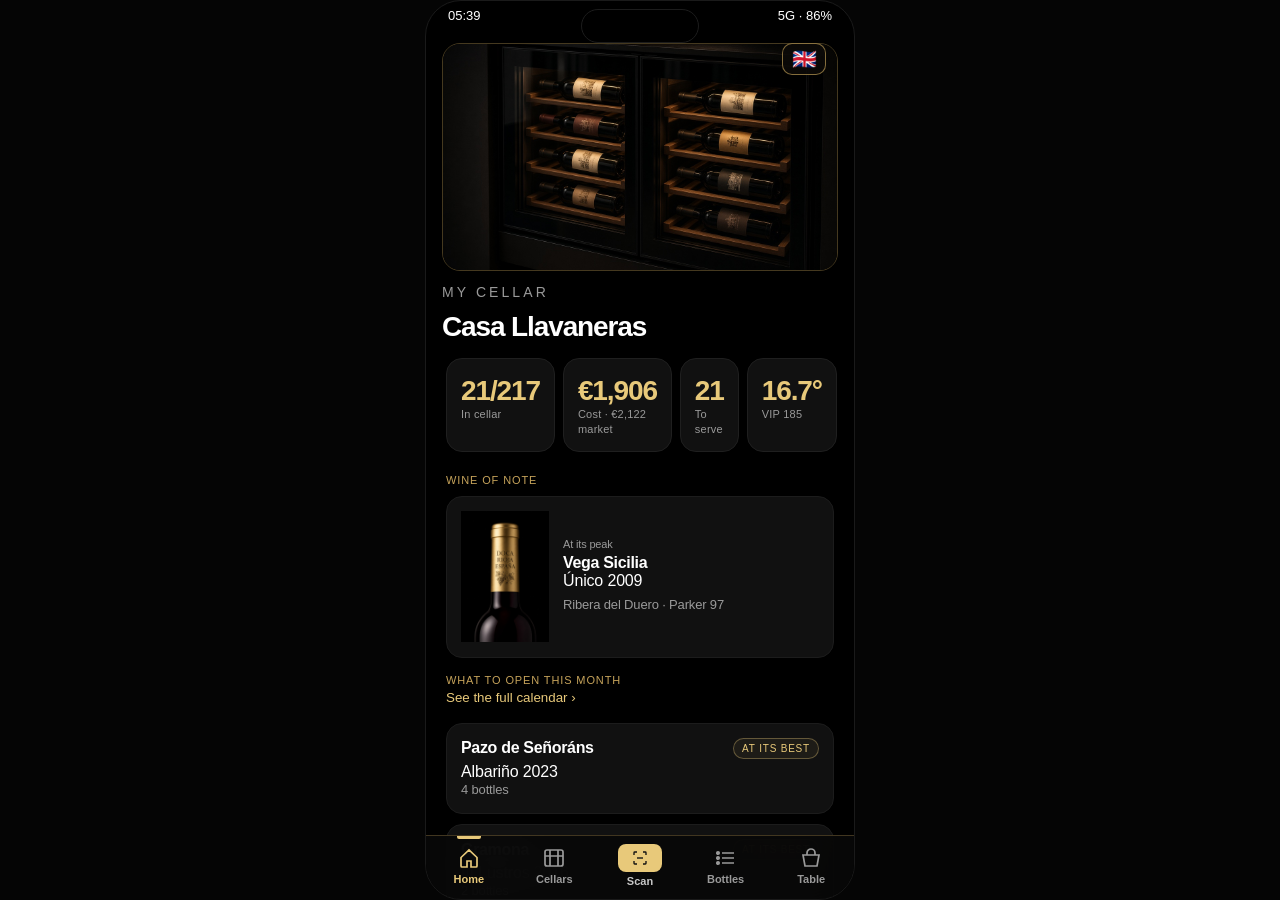
<file: index.html>
<!DOCTYPE html>
<html lang="es">
<head>
  <meta charset="UTF-8" />
  <meta name="viewport" content="width=device-width, initial-scale=1, viewport-fit=cover" />
  <meta name="apple-mobile-web-app-capable" content="yes" />
  <meta name="mobile-web-app-capable" content="yes" />
  <meta name="apple-mobile-web-app-status-bar-style" content="black-translucent" />
  <meta name="apple-mobile-web-app-title" content="Casa Llavaneras" />
  <meta name="application-name" content="Casa Llavaneras" />
  <meta name="theme-color" content="#000000" />
  <meta name="app-version" content="v120" />
  <title>Casa Llavaneras</title>
  <link rel="manifest" href="manifest.json" />
  <link rel="apple-touch-icon" href="apple-touch-icon.png" />
  <link rel="apple-touch-icon" sizes="180x180" href="apple-touch-icon.png" />
  <link rel="icon" type="image/png" sizes="192x192" href="icon-192.png" />
  <link rel="icon" type="image/png" sizes="512x512" href="icon-512.png" />
  <link rel="stylesheet" href="styles.css?v=113" />
</head>
<body>
  <div class="device">
    <div class="status">
      <span id="clock">00:26</span>
      <div class="island"></div>
      <span>5G · 86%</span>
    </div>
    <div class="app">
      <div id="splash" class="splash">
        <div class="mark">J.G.C.</div>
        <p class="brand-sub">Casa Llavaneras</p>
        <h1 data-i18n="splash.title">Vinotecas</h1>
        <p class="muted" data-i18n="splash.tag">Escanea. Conserva. Sirve en su momento.</p>
      </div>
      <script>window.__splashAt = Date.now();</script>

      <div id="corrupt-lock" class="modal-bg" role="alertdialog" aria-modal="true">
        <div class="sheet">
          <h3 data-i18n="corrupt.h1">No se pueden leer los datos</h3>
          <p class="muted" data-i18n="corrupt.lead">El archivo guardado en este iPhone no es válido. No he cargado la cava de ejemplo ni he escrito encima. Restaura una copia o exporta el texto tal cual.</p>
          <button type="button" class="btn btn-gold" style="width:100%" onclick="document.getElementById('corrupt-file').click()" data-i18n="corrupt.restore">Restaurar desde una copia</button>
          <input id="corrupt-file" type="file" accept="application/json,.json,text/plain" hidden onchange="reviewRestore(this.files && this.files[0])" />
          <button type="button" class="btn btn-ghost" style="width:100%;margin-top:8px" onclick="exportCorruptRaw()" data-i18n="corrupt.export">Exportar el texto guardado</button>
        </div>
      </div>

      <section id="home" class="screen active">
        <div class="scroll">
          <div class="hero home-hero">
            <img class="home-hero-photo" src="hero-render.jpg" alt="Cava">
            <button type="button" class="home-lang" id="home-lang-btn" onclick="toggleHomeLang(event)" aria-label="Idioma"></button>
            <div class="home-lang-pop" id="home-lang-pop" hidden></div>
            <p class="eyebrow" data-i18n="eyebrow.cellar">Mi Vinoteca</p>
            <h1>Casa Llavaneras</h1>
          </div>
          <div id="home-kpis" class="kpi-grid"></div>
          <div id="home-featured"></div>
          <div id="home-open"></div>
          <div id="home-ready"></div>
          <div id="home-tasting"></div>
          <div id="home-alerts"></div>
          <div id="home-notify"></div>
        </div>
      </section>

      <section id="caves" class="screen caves-lux">
        <div class="scroll">
          <header class="caves-crest">
            <svg class="crest-mark" viewBox="0 0 64 64" aria-hidden="true">
              <path d="M20 22h24v6l-3 2v6H23v-6l-3-2z" fill="none" stroke="#c9a227" stroke-width="1.6"/>
              <path d="M32 8l3 6 7-1-4 6 5 5-7-1-4 6-4-6-7 1 5-5-4-6 7 1z" fill="#c9a227"/>
              <path d="M24 28c2 10 8 16 8 22 0-6 6-12 8-22" fill="none" stroke="#c9a227" stroke-width="1.6"/>
              <circle cx="26" cy="34" r="2.2" fill="#c9a227"/>
              <circle cx="32" cy="38" r="2.2" fill="#c9a227"/>
              <circle cx="38" cy="34" r="2.2" fill="#c9a227"/>
            </svg>
            <h1 data-i18n="caves.h1">Vinotecas</h1>
            <p data-i18n="caves.sub">Gestión de cava privada</p>
            <i class="crest-rule"></i>
          </header>
          <div id="caves-list"></div>
          <button class="caves-add" type="button" onclick="openCaveComposer()">
            <span>+</span> <em data-i18n="caves.add">Añadir vinoteca</em>
          </button>
          <p class="caves-motto" data-i18n="caves.motto">Colección privada · Control preciso · Conservación perfecta</p>
        </div>
      </section>

      <section id="cave-detail-screen" class="screen">
        <div class="scroll">
          <button class="back" onclick="goBack()">‹ <span data-i18n="nav.caves">Vinotecas</span></button>
          <p class="eyebrow" id="cave-house"></p>
          <h1 id="cave-title" data-i18n="nav.cave">Vinoteca</h1>
          <div id="cave-detail"></div>
        </div>
      </section>

      <section id="cellar" class="screen">
        <div class="scroll">
          <div class="hero">
            <p class="eyebrow" data-i18n="kicker.inventory">Inventario</p>
            <h1 data-i18n="tab.bottles">Botellas</h1>
            <button type="button" class="btn btn-ghost" style="width:100%;margin-top:10px" onclick="openRecuento()" data-i18n="count.h1">Recuento</button>
                      </div>
          <div class="seg" id="cellar-seg">
            <button type="button" id="seg-lista" class="on" onclick="setCellarSeg('lista')" data-i18n="cellar.list">Lista</button>
            <button type="button" id="seg-cuando" onclick="setCellarSeg('cuando')" data-i18n="cellar.when">Cuándo abrir</button>
          </div>
          <div id="cellar-when" hidden>
            <div id="calendar-list"></div>
          </div>
          <div id="cellar-lista">
          <form class="search" role="search" action="#" onsubmit="scheduleCellarSearch(); return false;">
            <span aria-hidden="true">⌕</span>
            <input id="cellar-q" type="search" enterkeyhint="search" autocomplete="off" autocorrect="off" autocapitalize="off" spellcheck="false" data-i18n-placeholder="search.cellar" placeholder="Buscar en cava y catálogo…" oninput="scheduleCellarSearch()" onsearch="scheduleCellarSearch()" onchange="scheduleCellarSearch()" onkeyup="scheduleCellarSearch()" oncompositionend="scheduleCellarSearch()" />
          </form>
          <div class="chip-row">
            <button class="chip on" onclick="setFilter('todos', this)" data-i18n="type.todos">Todos</button>
            <button class="chip" onclick="setFilter('tinto', this)" data-i18n="type.tinto">Tinto</button>
            <button class="chip" onclick="setFilter('blanco', this)" data-i18n="type.blanco">Blanco</button>
            <button class="chip" onclick="setFilter('espumoso', this)" data-i18n="type.espumoso">Espumoso</button>
            <button class="chip" onclick="setFilter('rosado', this)" data-i18n="type.rosado">Rosado</button>
          </div>
          <div class="chip-row">
            <button type="button" class="chip" onclick="toggleCellarFlag('owned', this)" data-i18n="filter.owned">Solo lo que tengo</button>
            <button type="button" class="chip" onclick="toggleCellarFlag('ready', this)" data-i18n="filter.ready">Listo para beber</button>
          </div>
          <label class="field"><span data-i18n="grape.label">Uva</span><select id="cellar-grape" onchange="setCellarGrape(this.value)"><option value="" data-i18n="grape.all">Todas las uvas</option></select></label>
          <div id="cellar-list"></div>
          </div>
        </div>
      </section>

      <section id="perfil" class="screen">
        <div class="scroll" id="perfil-body"></div>
      </section>
      <section id="perfil-sub" class="screen">
        <div class="scroll" id="perfil-sub-body"></div>
      </section>

      <section id="bebidas" class="screen">
        <div class="scroll" id="bebidas-body"></div>
      </section>
      <section id="balance" class="screen">
        <div class="scroll" id="balance-body"></div>
      </section>

      <section id="calendar" class="screen" hidden></section>

      <section id="zonas" class="screen">
        <div class="scroll" id="zonas-body"></div>
      </section>
      <section id="bodegas" class="screen">
        <div class="scroll" id="bodegas-body"></div>
      </section>
      <section id="catas" class="screen">
        <div class="scroll" id="catas-body"></div>
      </section>

      <section id="inbox" class="screen">
        <div class="scroll">
          <button class="back" onclick="show('home',{tab:true})">‹ <span data-i18n="nav.home">Inicio</span></button>
          <p class="eyebrow" data-i18n="kicker.inbox">Altas pendientes</p>
          <h1 data-i18n="inbox.h1">Entradas</h1>
          <p class="muted" style="margin:0 0 14px" data-i18n="inbox.lead">Fichas ya creadas que aún no están en la bodega. El hueco reservado se ve aquí y en la hoja de la vinoteca.</p>
          <div class="search">
            <span>⌕</span>
            <input id="inbox-q" data-i18n-placeholder="search.inbox" placeholder="Buscar en entradas…" oninput="renderInbox()" />
          </div>
          <div id="inbox-list"></div>
        </div>
      </section>

      <section id="scan" class="screen">
        <div class="scroll scan-scroll">
          <div class="scan-top">
            <button class="back" onclick="goBack()">‹ <span data-i18n="nav.home">Inicio</span></button>
            <h1 data-i18n="scan.h1">Escanear</h1>
          </div>
          <div class="scan-tools">
            <button id="scan-cam-btn" class="btn btn-gold" onclick="captureOrOpenCamera()" data-i18n="scan.open">Abrir cámara</button>
            <div class="scan-tool-row">
              <button class="btn btn-ghost" onclick="pickFromRoll()" data-i18n="scan.photos">Elegir de fotos</button>
              <button class="btn btn-ghost" onclick="manualIntake()" data-i18n="scan.manual">Alta manual</button>
            </div>
            <div class="search">
              <span>⌕</span>
              <input id="scan-q" data-i18n-placeholder="search.scan" placeholder="O escribe bodega / añada" oninput="previewScanQuery()" onkeydown="if(event.key==='Enter')runIdentify()" />
            </div>
          </div>
          <div id="scan-status" class="tiny"></div>
          <div class="scan-stage scan-stage-vert" onclick="onScanStage(event)">
            <video id="cam" playsinline webkit-playsinline muted hidden></video>
            <img id="scan-preview" data-i18n-aria="scan.alt" alt="Etiqueta capturada" hidden />
            <canvas id="scan-canvas" hidden></canvas>
            <div class="viewfinder viewfinder-vert" id="scan-finder">
              <span data-i18n="scan.finder">Cámara · etiqueta en vertical</span>
            </div>
            <p class="scan-hint" id="scan-hint" data-i18n="scan.tap">Toca para abrir la cámara</p>
            <div class="scan-hud">
              <button type="button" class="scan-lib" onclick="event.stopPropagation(); pickFromRoll()" data-i18n="scan.library">Fototeca</button>
              <button type="button" class="scan-shutter" id="scan-shutter" onclick="event.stopPropagation(); captureOrOpenCamera()" data-i18n-aria="scan.shutterAria" aria-label="Capturar"><i></i></button>
              <span class="scan-hud-gap" aria-hidden="true"></span>
            </div>
          </div>
          <div id="scan-results"></div>
          <input id="scan-file-cam" type="file" accept="image/*" capture="environment" hidden />
          <input id="scan-file-lib" type="file" accept="image/*" hidden />
          <input id="scan-file" type="file" accept="image/*" hidden />
        </div>
      </section>

      <section id="alta" class="screen">
        <div class="scroll" id="alta-body"></div>
      </section>

      <section id="pairings" class="screen">
        <div class="scroll">
          <div class="hero">
            <p class="eyebrow" data-i18n="kicker.table">Mesa</p>
            <h1 data-i18n="pair.h1">Maridajes</h1>
            <p data-i18n="pair.lead">Explora armonías pensadas para cada momento.</p>
          </div>
          <div class="seg" id="pair-seg">
            <button onclick="setPairMode('vinos', this)" data-i18n="pair.catalog">Catálogo</button>
            <button class="on" onclick="setPairMode('cava', this)" data-i18n="pair.yours">Tu cava</button>
            <button onclick="setPairMode('platos', this)" data-i18n="pair.byDish">Por plato</button>
          </div>
          <div class="search">
            <span>⌕</span>
            <input id="pair-q" data-i18n-placeholder="search.pair" placeholder="Vino, bodega o plato…" oninput="setPairQuery(this.value)" />
          </div>
          <div class="chip-row" id="mesa-filters">
            <button type="button" class="chip" id="mesa-owned" onclick="toggleMesaFlag('owned')" data-i18n="filter.owned">Solo lo que tengo</button>
            <button type="button" class="chip" id="mesa-ready" onclick="toggleMesaFlag('ready')" data-i18n="filter.ready">Listo para beber</button>
            <button type="button" class="chip" id="mesa-type" onclick="cycleMesaType()" data-i18n="type.word">Tipo</button>
          </div>
          <label class="field"><span data-i18n="grape.label">Uva</span><select id="mesa-grape" onchange="setMesaGrape(this.value)"><option value="" data-i18n="grape.all">Todas las uvas</option></select></label>
          <div id="pair-body" style="margin-top:10px"></div>
        </div>
      </section>

      <section id="dish" class="screen">
        <div class="scroll" id="dish-body"></div>
      </section>

      <section id="wine" class="screen">
        <div class="scroll" id="wine-body"></div>
      </section>

      <section id="wine-sub" class="screen">
        <div class="scroll" id="wine-sub-body"></div>
      </section>

      <section id="recuento" class="screen">
        <div class="scroll" id="recuento-body"></div>
      </section>
      <section id="deseos" class="screen">
        <div class="scroll" id="deseos-body"></div>
      </section>

      <header class="topbar" id="topbar" hidden role="navigation">
        <button type="button" class="topbar-back" onclick="goBack()">
          <svg viewBox="0 0 24 24" width="22" height="22" fill="none" stroke="currentColor" stroke-width="2" aria-hidden="true"><path d="M15 5 8 12l7 7"/></svg>
          <span data-i18n="nav.back">Atrás</span>
        </button>
        <p class="topbar-title" id="topbar-title"></p>
        <div class="topbar-actions" id="topbar-actions"></div>
      </header>
      <button type="button" class="cam-close" id="cam-close" hidden onclick="goBack()" data-i18n-aria="scan.close" aria-label="Cerrar">✕</button>
      <button id="update-notice" class="update-notice" type="button" hidden onclick="location.reload()" data-i18n="update.ready">Nueva versión disponible</button>
      <nav class="tabbar" role="tablist">
        <button class="tab active" role="tab" data-go="home" onclick="show('home',{tab:true})" aria-selected="true"><span></span><span class="tab-label" data-i18n="tab.home">Inicio</span></button>
        <button class="tab" role="tab" data-go="caves" onclick="show('caves',{tab:true})" aria-selected="false"><span></span><span class="tab-label" data-i18n="tab.caves">Vinotecas</span></button>
        <button class="tab tab-scan" role="tab" data-go="scan" onclick="startScan()" aria-selected="false" data-i18n-aria="scan.ariaLabel" aria-label="Escanear etiqueta"><span class="scan-tile"></span><span class="tab-label" data-i18n="nav.scan">Escanear</span></button>
        <button class="tab" role="tab" data-go="cellar" onclick="show('cellar',{tab:true})" aria-selected="false"><span></span><span class="tab-label" data-i18n="tab.bottles">Botellas</span></button>
        <button class="tab" role="tab" data-go="pairings" onclick="show('pairings',{tab:true})" aria-selected="false"><span></span><span class="tab-label" data-i18n="tab.table">Mesa</span></button>
      </nav>
    </div>

    <div id="add-sheet" class="modal-bg" onclick="if(event.target===this)hideSheets()">
      <div class="sheet">
        <div class="handle"></div>
        <h3 data-i18n="add.h1">Añadir a vinoteca</h3>
        <p class="tiny" id="add-keep-hint" style="margin:0 0 10px"></p>
        <label class="field"><span data-i18n="add.cellar">Vinoteca</span><select id="add-cellar" onchange="onAddCellarChange()"></select></label>
        <label class="field"><span data-i18n="add.bin">Hueco / bandeja</span><input id="add-bin" placeholder="A-14" oninput="onAddBinInput()" /></label>
        <p class="tiny" id="add-free-hint" style="margin:0 0 8px"></p>
        <div id="add-free-grid" class="rack"></div>
        <label class="field"><span data-i18n="add.qty">Botellas</span><input id="add-qty" type="number" min="1" value="1" /></label>
        <label class="field"><span data-i18n="add.price">Precio € / botella</span><input id="add-price" type="number" step="0.01" /></label>
        <label class="field"><span data-i18n="add.note">Nota</span><textarea id="add-note" data-i18n-placeholder="add.notePh" placeholder="Caja, ocasión, proveedor…"></textarea></label>
        <input type="hidden" id="add-inbox-uid" value="" />
        <button class="btn btn-gold" style="width:100%" onclick="addCurrentToCellar()" data-i18n="add.save">Guardar en la cava</button>
      </div>
    </div>

    <div id="move-sheet" class="modal-bg" onclick="if(event.target===this)hideSheets()">
      <div class="sheet">
        <div class="handle"></div>
        <h3 data-i18n="move.h1">Mover lote</h3>
        <p class="tiny" id="move-hint"></p>
        <label class="field"><span data-i18n="move.dest">Vinoteca destino</span><select id="move-cellar"></select></label>
        <label class="field"><span data-i18n="move.bin">Nuevo hueco</span><input id="move-bin" placeholder="G-02" /></label>
        <label class="field"><span data-i18n="move.qty">Botellas a mover</span><input id="move-qty" type="number" min="1" value="1" /></label>
        <button class="btn btn-gold" style="width:100%" onclick="moveBottle()" data-i18n="move.go">Mover</button>
      </div>
    </div>

    <div id="cave-sheet" class="modal-bg" onclick="if(event.target===this)hideSheets()">
      <div class="sheet">
        <div class="handle"></div>
        <h3 id="cave-sheet-title" data-i18n="new.h1">Nueva vinoteca</h3>
        <label class="field"><span data-i18n="new.name">Nombre</span><input id="new-cave-name" data-i18n-placeholder="new.namePh" placeholder="Ej. Bodega principal" autocomplete="off" /></label>
        <label class="field"><span data-i18n="layout.type">Tipo</span>
          <select id="cave-type">
            <option value="clima" data-i18n="layout.type.clima">Vinoteca climatizada</option>
            <option value="botellero" data-i18n="layout.type.botellero">Botellero</option>
            <option value="estanteria" data-i18n="layout.type.estanteria">Estantería</option>
            <option value="caja" data-i18n="layout.type.caja">Caja</option>
            <option value="armario" data-i18n="layout.type.armario">Armario</option>
            <option value="otro" data-i18n="layout.type.otro">Otro</option>
          </select>
        </label>
        <div id="cave-layout"></div>
        <div id="layout-preview"></div>
        <label class="field"><span data-i18n="layout.depth">Fondo (botellas delante/detrás)</span><input id="cave-depth" type="number" min="1" max="8" data-i18n-placeholder="layout.depthPh" placeholder="1, opcional" /></label>
        <label class="field"><span data-i18n="new.t1">Temp. zona 1 °C</span><input id="new-cave-th" type="number" step="0.1" placeholder="13.0" /></label>
        <label class="field"><span data-i18n="new.t2">Temp. zona 2 °C</span><input id="new-cave-tl" type="number" step="0.1" placeholder="10.5" /></label>
        <label class="field"><span data-i18n="new.hr">Humedad relativa %</span><input id="new-cave-hr" type="number" placeholder="68" /></label>
        <label class="field"><span data-i18n="new.house">Casa</span><input id="new-cave-house" data-i18n-placeholder="new.housePh" placeholder="Selecciona o introduce la casa" autocomplete="off" /></label>
        <label class="field"><span data-i18n="new.brand">Marca / modelo</span><input id="new-cave-brand" data-i18n-placeholder="new.brandPh" placeholder="Ej. EuroCave Professional" autocomplete="off" /></label>
        <label class="field"><span data-i18n="new.place">Sitio / estancia</span><input id="new-cave-place" data-i18n-placeholder="new.placePh" placeholder="Ej. cocina, sótano, office" autocomplete="off" /></label>
        <button id="cave-save" class="btn btn-gold" style="width:100%" onclick="commitCaveForm()" data-i18n="new.create">Crear</button>
        <p class="tiny" style="margin-top:10px;text-align:center" data-i18n="layout.hint">Las filas pueden tener distinta capacidad. Una caja no lleva rejilla. Quitar un hueco no borra la botella: pasa a Sin ubicar.</p>
      </div>
    </div>

    <div id="space-sheet" class="modal-bg" onclick="if(event.target===this)hideSheets()">
      <div class="sheet">
        <div class="handle"></div>
        <h3 data-i18n="space.h1">Añadir espacios</h3>
        <p class="tiny" id="space-hint"></p>
        <label class="field"><span data-i18n="space.count">Nuevos espacios seguidos</span><input id="space-count" type="number" min="1" value="6" /></label>
        <button class="btn btn-gold" style="width:100%" onclick="addSequentialSpaces()" data-i18n="space.create">Crear espacios nuevos</button>
        <label class="field" style="margin-top:14px"><span data-i18n="space.existing">Asignar un espacio ya existente</span><select id="space-existing"></select></label>
        <button class="btn btn-ghost" style="width:100%" onclick="assignExistingSpace()" data-i18n="space.assign">Asignar a esta vinoteca</button>
      </div>
    </div>

    <input id="wine-label-file" type="file" accept="image/*" hidden />
    <div id="wine-menu-sheet" class="modal-bg" onclick="if(event.target===this)hideSheets()">
      <div class="sheet">
        <div class="handle"></div>
        <h3 data-i18n="menu.h1">Más de este vino</h3>
        <button class="btn btn-ghost" style="width:100%;margin-top:8px;text-align:left" onclick="hideSheets();openWineSub('ratings')" data-i18n="menu.ratings">Calificaciones</button>
        <button class="btn btn-ghost" style="width:100%;margin-top:8px;text-align:left" onclick="hideSheets();openWineSub('pairings')" data-i18n="menu.pairings">Maridajes</button>
        <button class="btn btn-ghost" style="width:100%;margin-top:8px;text-align:left" onclick="hideSheets();openWineSub('keep')" data-i18n="menu.keep">Conservación</button>
        <button class="btn btn-ghost" style="width:100%;margin-top:8px;text-align:left" onclick="hideSheets();openWineSub('servicio')" data-i18n="menu.servicio">Servicio en copa</button>
        <button class="btn btn-ghost" style="width:100%;margin-top:8px;text-align:left" onclick="hideSheets();openWineSub('tecnica')" data-i18n="menu.tecnica">Ficha técnica</button>
        <button class="btn btn-ghost" style="width:100%;margin-top:8px;text-align:left" onclick="hideSheets();openWineSub('historia')" data-i18n="menu.historia">Historia</button>
        <button class="btn btn-ghost" style="width:100%;margin-top:8px;text-align:left" onclick="hideSheets();openWineSub('mercado')" data-i18n="menu.mercado">Valor de mercado</button>
        <button class="btn btn-ghost" style="width:100%;margin-top:8px;text-align:left" onclick="hideSheets();openWineSub('evolve')" data-i18n="menu.evolve">Evolución y fechas</button>
        <button class="btn btn-ghost" style="width:100%;margin-top:8px;text-align:left" onclick="hideSheets();openWineSub('origen')" data-i18n="menu.origen">Origen y hueco</button>
        <button class="btn btn-ghost" style="width:100%;margin-top:8px;text-align:left" onclick="hideSheets();openWineSub('mapa')" data-i18n="menu.mapa">Mapa y bodega</button>
        <button class="btn btn-ghost" style="width:100%;margin-top:8px;text-align:left" onclick="hideSheets();openWineSub('profile')" data-i18n="menu.profile">Perfil</button>
        <button class="btn btn-ghost" style="width:100%;margin-top:8px;text-align:left" onclick="hideSheets();openWineSub('taste')" data-i18n="menu.taste">Cuaderno de cata</button>
        <button class="btn btn-ghost" style="width:100%;margin-top:8px;text-align:left" onclick="hideSheets();openWineSub('bottle')" data-i18n="menu.bottle">Ubicación física</button>
        <button class="btn btn-ghost" style="width:100%;margin-top:8px;text-align:left" onclick="hideSheets();openWineSub('compras')" data-i18n="menu.compras">Compras e historial</button>
        <button class="btn btn-ghost" style="width:100%;margin-top:8px;text-align:left" onclick="hideSheets();openWineSub('anadas')" data-i18n="menu.anadas">Añadas</button>
      </div>
    </div>

    <div id="notify-sheet" class="modal-bg" onclick="if(event.target===this)hideSheets()">
      <div class="sheet">
        <div class="handle"></div>
        <h3 data-i18n="notify.h1">Avisos</h3>
        <div id="backup-remind"></div>
        <p class="muted" style="margin:6px 0 14px" data-i18n="notify.lead">Los avisos se calculan al abrir la app. No hay notificación push. La temperatura es la que tú escribes en la vinoteca, no la de una sonda.</p>
        <label class="switch-row"><span data-i18n="notify.switch">Activar avisos</span><input id="n-on" type="checkbox" onchange="setNotify('on', this.checked)" /></label>
        <label class="switch-row"><span data-i18n="notify.evolve">Beber pronto / maduros</span><input id="n-evolve" type="checkbox" onchange="setNotify('evolve', this.checked)" /></label>
        <label class="switch-row"><span data-i18n="notify.ready">En apogeo esta semana</span><input id="n-ready" type="checkbox" onchange="setNotify('ready', this.checked)" /></label>
        <label class="switch-row"><span data-i18n="notify.temp">Temperatura alta</span><input id="n-temp" type="checkbox" onchange="setNotify('temp', this.checked)" /></label>
        <label class="switch-row"><span data-i18n="notify.stock">Última botella</span><input id="n-stock" type="checkbox" onchange="setNotify('stock', this.checked)" /></label>
        <div id="stock-notices"></div>
        <button class="btn btn-ghost" style="width:100%;margin-top:8px" onclick="hideSheets();show('bebidas')" data-i18n="notify.seeDrinks">Ver bebidas</button>
        <p id="notify-perm" class="tiny" style="margin:12px 0"></p>
        <button class="btn btn-gold" style="width:100%" onclick="enableNotifications()" data-i18n="notify.allow">Permitir en el iPhone</button>
        <button class="btn btn-ghost" style="width:100%;margin-top:8px" onclick="testNotification()" data-i18n="notify.test">Probar aviso</button>
        <h3 style="margin-top:22px" data-i18n="price.h1">Precios de mercado</h3>
        <p class="muted" style="margin:6px 0 10px" data-i18n="price.lead">Vivino no tiene API. Sin clave se usa el dossier. Gemini estima la horquilla (no es una cotización). Wine-Searcher solo si tienes su clave.</p>
        <label class="switch-row"><span data-i18n="price.gemini">Estimar con Gemini</span><input id="p-gemini" type="checkbox" /></label>
        <label class="field"><span data-i18n="price.geminiKey">Clave Gemini (AI Studio)</span><input id="p-gemini-key" type="password" data-i18n-placeholder="price.geminiPh" placeholder="No se guarda en el código" autocomplete="off" oninput="refreshGeminiKeyState()" /></label>
        <button type="button" class="btn btn-ghost" style="width:100%;margin-top:8px" onclick="probeGeminiKey()" data-i18n="price.probe">Probar Gemini</button>
        <p id="gemini-key-state" class="tiny" style="margin:8px 0 0"></p>
        <p id="gemini-probe" class="tiny" style="margin:8px 0 0"></p>
        <label class="switch-row"><span data-i18n="price.ws">Usar Wine-Searcher</span><input id="p-live" type="checkbox" onchange="setPriceMode(this.checked)" /></label>
        <label class="field"><span data-i18n="price.url">API URL</span><input id="p-url" placeholder="https://www.wine-searcher.com/ws_api.php" /></label>
        <label class="field"><span data-i18n="price.wsKey">Clave Wine-Searcher</span><input id="p-key" data-i18n-placeholder="price.optional" placeholder="Opcional" autocomplete="off" /></label>
        <button class="btn btn-gold" style="width:100%" onclick="savePriceCfg()" data-i18n="price.save">Guardar precios</button>
      </div>
    </div>

    <div id="serve-sheet" class="modal-bg" onclick="if(event.target===this)hideSheets()">
      <div class="sheet">
        <div class="handle"></div>
        <h3 id="serve-title" data-i18n="serve.h1">Salida de cava</h3>
        <p class="tiny" id="serve-hint"></p>
        <p class="muted" style="margin:6px 0 10px" data-i18n="serve.lead">Elige el motivo. La nota es opcional.</p>
        <span class="tiny" data-i18n="serve.reason">Motivo</span>
        <div class="chip-row" id="serve-reasons">
          <button type="button" class="chip on" data-reason="bebida" onclick="setExitReason('bebida', this)" data-i18n="reason.bebida">Bebida</button>
          <button type="button" class="chip" data-reason="regalada" onclick="setExitReason('regalada', this)" data-i18n="reason.regalada">Regalada</button>
          <button type="button" class="chip" data-reason="defecto" onclick="setExitReason('defecto', this)" data-i18n="reason.defecto">Defectuosa / corcho</button>
          <button type="button" class="chip" data-reason="vendida" onclick="setExitReason('vendida', this)" data-i18n="reason.vendida">Vendida</button>
          <button type="button" class="chip" data-reason="otro" onclick="setExitReason('otro', this)" data-i18n="reason.otro">Otro</button>
        </div>
        <label class="field"><span data-i18n="serve.date">Fecha</span><input id="serve-date" type="date" /></label>
        <div id="serve-bebida">
        <span class="tiny" data-i18n="serve.occasion">Ocasión</span>
        <div class="chip-row" id="serve-chips">
          <button type="button" class="chip" data-occasion="cena" onclick="setServeChip('cena', this)" data-i18n="occasion.cena">Cena</button>
          <button type="button" class="chip" data-occasion="celebracion" onclick="setServeChip('celebracion', this)" data-i18n="occasion.celebracion">Celebración</button>
          <button type="button" class="chip" data-occasion="cata" onclick="setServeChip('cata', this)" data-i18n="occasion.cata">Cata</button>
          <button type="button" class="chip" data-occasion="regalo" onclick="setServeChip('regalo', this)" data-i18n="occasion.regalo">Regalo</button>
        </div>
        <label class="field"><span data-i18n="serve.other">Otra ocasión</span><input id="serve-occasion" data-i18n-placeholder="serve.otherPh" placeholder="Aniversario, comida…" oninput="syncServeChip()" /></label>
        <label class="field"><span data-i18n="serve.who">Con quién</span><input id="serve-people" data-i18n-placeholder="serve.whoPh" placeholder="Familia, invitados…" /></label>
        <span class="tiny" data-i18n="serve.stars">Nota (1–5)</span>
        <div class="chip-row" id="serve-stars">
          <button type="button" class="chip" data-star="1" onclick="setServeRating(1)">★</button>
          <button type="button" class="chip" data-star="2" onclick="setServeRating(2)">★★</button>
          <button type="button" class="chip" data-star="3" onclick="setServeRating(3)">★★★</button>
          <button type="button" class="chip" data-star="4" onclick="setServeRating(4)">★★★★</button>
          <button type="button" class="chip" data-star="5" onclick="setServeRating(5)">★★★★★</button>
        </div>
        <input id="serve-rating" type="hidden" value="" />
        </div>
        <label class="field"><span data-i18n="serve.note">Nota</span><textarea id="serve-note" data-i18n-placeholder="serve.notePh" placeholder="Qué se te quedó"></textarea></label>
        <button id="serve-save" class="btn btn-gold" style="width:100%" onclick="confirmServe(true)" data-i18n="serve.save">Guardar</button>
        <button id="serve-skip" class="btn btn-ghost" style="width:100%;margin-top:8px" onclick="skipServe()" data-i18n="serve.skip">Omitir nota</button>
      </div>
    </div>

    <div id="cata-offer-sheet" class="modal-bg" onclick="if(event.target===this)hideSheets()">
      <div class="sheet">
        <div class="handle"></div>
        <h3 data-i18n="cata.h1">¿Añadir cata?</h3>
        <p class="tiny" id="cata-offer-hint"></p>
        <p class="muted" style="margin:6px 0 10px" data-i18n="cata.lead">La salida ya está en Bebidas. Puedes anotar la cata ahora.</p>
        <button class="btn btn-gold" style="width:100%" onclick="acceptCataOffer()" data-i18n="cata.add">Añadir cata</button>
        <button class="btn btn-ghost" style="width:100%;margin-top:8px" onclick="hideSheets()" data-i18n="cata.later">Ahora no</button>
      </div>
    </div>

    <div id="exit-sheet" class="modal-bg" onclick="if(event.target===this)hideSheets()">
      <div class="sheet">
        <div class="handle"></div>
        <h3 id="exit-title" data-i18n="exit.h1">Quitar lote</h3>
        <p class="tiny" id="exit-hint"></p>
        <p class="muted" style="margin:6px 0 10px" data-i18n="exit.lead">Si fue un error de registro, no cuenta en el historial.</p>
        <span class="tiny" data-i18n="serve.reason">Motivo</span>
        <div class="chip-row" id="exit-reasons"></div>
        <label class="field"><span data-i18n="exit.note">Nota</span><textarea id="exit-note" data-i18n-placeholder="exit.notePh" placeholder="Opcional"></textarea></label>
        <button class="btn btn-gold" style="width:100%" onclick="confirmExit()" data-i18n="exit.go">Quitar</button>
        <button class="btn btn-ghost" style="width:100%;margin-top:8px" onclick="hideSheets()" data-i18n="serve.cancel">Cancelar</button>
      </div>
    </div>

    <div id="toast" style="position:absolute;left:24px;right:24px;bottom:calc(var(--bar-h) + 12px);background:#111;border:1px solid #2a2a2a;color:#fff;padding:12px 14px;border-radius:14px;opacity:0;transition:opacity .3s;z-index:60;font-size:13px;text-align:center;pointer-events:none;overflow-wrap:anywhere;word-break:break-word;max-width:calc(100% - 48px);box-sizing:border-box"></div>
  </div>

  <script>
    function casaReleaseSplash(el) {
      if (!el) return;
      el.style.pointerEvents = "none";
      el.setAttribute("aria-hidden", "true");
      el.classList.add("hide");
      window.__splashHiddenAt = Date.now();
      if (el.dataset.gone === "1") return;
      el.dataset.gone = "1";
      setTimeout(function () {
        el.classList.add("is-gone");
        el.style.display = "none";
      }, 600);
    }
    function casaHideSplash() {
      var el = document.getElementById("splash");
      if (!el || el.dataset.hiding === "1" || el.dataset.gone === "1") return;
      el.dataset.hiding = "1";
      el.style.pointerEvents = "none";
      var wait = Math.max(0, 800 - (Date.now() - (window.__splashAt || Date.now())));
      setTimeout(function () { casaReleaseSplash(el); }, wait);
    }
    function casaMarkReady() {
      window.__casaReady = true;
      casaHideSplash();
    }
    function casaShowUpdateNotice() {
      var el = document.getElementById("update-notice");
      if (el) el.hidden = false;
    }
    function casaShowBootError() {
      if (document.getElementById("boot-error")) return;
      var splash = document.getElementById("splash");
      if (splash) casaReleaseSplash(splash);
      var box = document.createElement("div");
      box.id = "boot-error";
      box.className = "boot-error";
      var tr = function (k, fb) { try { if (window.t) return window.t(k); } catch (e) {} return fb; };
      box.innerHTML = '<div class="mark">J.G.C.</div><h1>' + tr("boot.title", "No se ha podido abrir") + '</h1><p class="muted">' + tr("boot.body", "La app no ha arrancado. Tus vinos siguen guardados en este iPhone.") + '</p><button class="btn btn-gold" type="button" onclick="casaRetry()">' + tr("boot.retry", "Reintentar") + '</button><button class="btn btn-ghost" type="button" style="margin-top:8px" onclick="casaRepair()">' + tr("boot.repair", "Reparar") + '</button><p class="tiny">' + tr("boot.repairHint", "Reparar quita la caché de la app y vuelve a cargarla. No borra la cava.") + '</p>';
      var host = document.querySelector(".app") || document.body;
      host.appendChild(box);
    }
    function casaRetry() { location.reload(); }
    function casaRepair() {
      var finish = function () { location.reload(); };
      var jobs = [];
      try {
        if (navigator.serviceWorker && navigator.serviceWorker.getRegistrations) {
          jobs.push(navigator.serviceWorker.getRegistrations().then(function (regs) {
            return Promise.all(regs.map(function (reg) { return reg.unregister(); }));
          }));
        }
      } catch (err) {}
      try {
        if (window.caches && caches.keys) {
          jobs.push(caches.keys().then(function (keys) {
            return Promise.all(keys.map(function (key) { return caches.delete(key); }));
          }));
        }
      } catch (err) {}
      Promise.all(jobs).then(finish, finish);
    }
    window.onerror = function () { casaShowBootError(); };
    window.addEventListener("unhandledrejection", function () { casaShowBootError(); });
    setTimeout(function () {
      if (!window.__casaReady) casaShowBootError();
    }, 8000);
  </script>
  <script src="wines.js?v=113"></script>
  <script src="bodegas.js?v=113"></script>
  <script src="dossiers.js?v=113"></script>
  <script src="providers/wineProvider.js?v=113"></script>
  <script src="pairings.js?v=113"></script>
  <script src="catalog-i18n.js?v=113"></script>
  <script src="i18n.js?v=113"></script>
  <script src="casa-util.js?v=113"></script>
  <script src="casa-vino.js?v=113"></script>
  <script src="casa-estado.js?v=113"></script>
  <script src="casa-inicio.js?v=113"></script>
  <script src="casa-vinoteca.js?v=113"></script>
  <script src="casa-bodega.js?v=113"></script>
  <script src="casa-ficha.js?v=113"></script>
  <script src="casa-mesa.js?v=113"></script>
  <script src="casa-bebidas.js?v=113"></script>
  <script src="casa-gemini.js?v=113"></script>
  <script src="casa-ajustes.js?v=113"></script>
  <script src="casa-v86.js?v=113"></script>
  <script src="casa-v88.js?v=113"></script>
  <script src="casa-v89.js?v=113"></script>
  <script src="casa-v90.js?v=113"></script>
  <script src="casa-v91.js?v=113"></script>
  <script src="casa-v92.js?v=113"></script>
  <script src="casa-alta.js?v=113"></script>
  <script src="casa-v103.js?v=113"></script>
  <script src="casa-v105.js?v=113"></script>
  <script src="casa-v109.js?v=113"></script>
  <script src="casa-v110.js?v=113"></script>
  <script src="casa-ayuda.js?v=116"></script>
  <script src="app.js?v=113"></script>
  <script>
    document.querySelectorAll(".tab").forEach((t, i) => {
      const icons = [
        '<svg viewBox="0 0 24 24" fill="none" stroke="currentColor" stroke-width="1.7"><path d="M4 11.5 12 4l8 7.5V20a1 1 0 0 1-1 1h-5v-6H10v6H5a1 1 0 0 1-1-1z"/></svg>',
        '<svg viewBox="0 0 24 24" fill="none" stroke="currentColor" stroke-width="1.7"><rect x="3" y="4" width="18" height="16" rx="2"/><path d="M3 10h18M8 4v16M16 4v16"/></svg>',
        '<svg viewBox="0 0 24 24" fill="none" stroke="currentColor" stroke-width="1.8"><path d="M4 8V5a1 1 0 0 1 1-1h3M20 8V5a1 1 0 0 0-1-1h-3M4 16v3a1 1 0 0 0 1 1h3M20 16v3a1 1 0 0 1-1 1h-3"/><path d="M8 12h8"/></svg>',
        '<svg viewBox="0 0 24 24" fill="none" stroke="currentColor" stroke-width="1.7"><path d="M8 7h12M8 12h12M8 17h12"/><circle cx="4" cy="7" r="1.2" fill="currentColor"/><circle cx="4" cy="12" r="1.2" fill="currentColor"/><circle cx="4" cy="17" r="1.2" fill="currentColor"/></svg>',
        '<svg viewBox="0 0 24 24" fill="none" stroke="currentColor" stroke-width="1.7"><path d="M4 9h16l-2 11H6L4 9z"/><path d="M8 9V7a4 4 0 0 1 8 0v2"/></svg>'
      ];
      const tile = t.querySelector(".scan-tile");
      if (tile) tile.innerHTML = icons[i];
      else t.querySelector("span").outerHTML = icons[i];
    });
    if ("serviceWorker" in navigator) {
      const pageVersion = (document.querySelector('meta[name="app-version"]') || {}).content || "";
      const swStoreKey = (window.CASA_EDITION === "jesus" ? "jesus." : "") + "casa-sw-version";
      const reloadForSw = (nextVersion) => {
        const mark = nextVersion || pageVersion;
        try {
          if (!mark || sessionStorage.getItem(swStoreKey) === mark) return;
          sessionStorage.setItem(swStoreKey, mark);
        } catch (err) {
          return;
        }
        location.reload();
      };
      const askSkipWaiting = (reg) => {
        if (!reg) return;
        const kick = (worker) => {
          try { if (worker) worker.postMessage({ type: "skip-waiting" }); } catch (err) {}
        };
        kick(reg.waiting);
        kick(reg.installing);
        reg.addEventListener("updatefound", () => kick(reg.installing));
      };
      if (navigator.serviceWorker.controller) {
        navigator.serviceWorker.addEventListener("controllerchange", () => reloadForSw("controller-" + Date.now()));
      }
      navigator.serviceWorker.addEventListener("message", (event) => {
        const data = event.data || {};
        if (data.type !== "sw-activated") return;
        if (data.version && pageVersion && data.version !== pageVersion) reloadForSw(data.version);
      });
      navigator.serviceWorker.register("sw.js?v=113").then((reg) => {
        askSkipWaiting(reg);
        const refresh = () => { reg.update().catch(() => {}); };
        refresh();
        document.addEventListener("visibilitychange", () => {
          if (document.visibilityState === "visible") refresh();
        });
      }).catch(() => {});
    }
  </script>
</body>
</html>
</file>
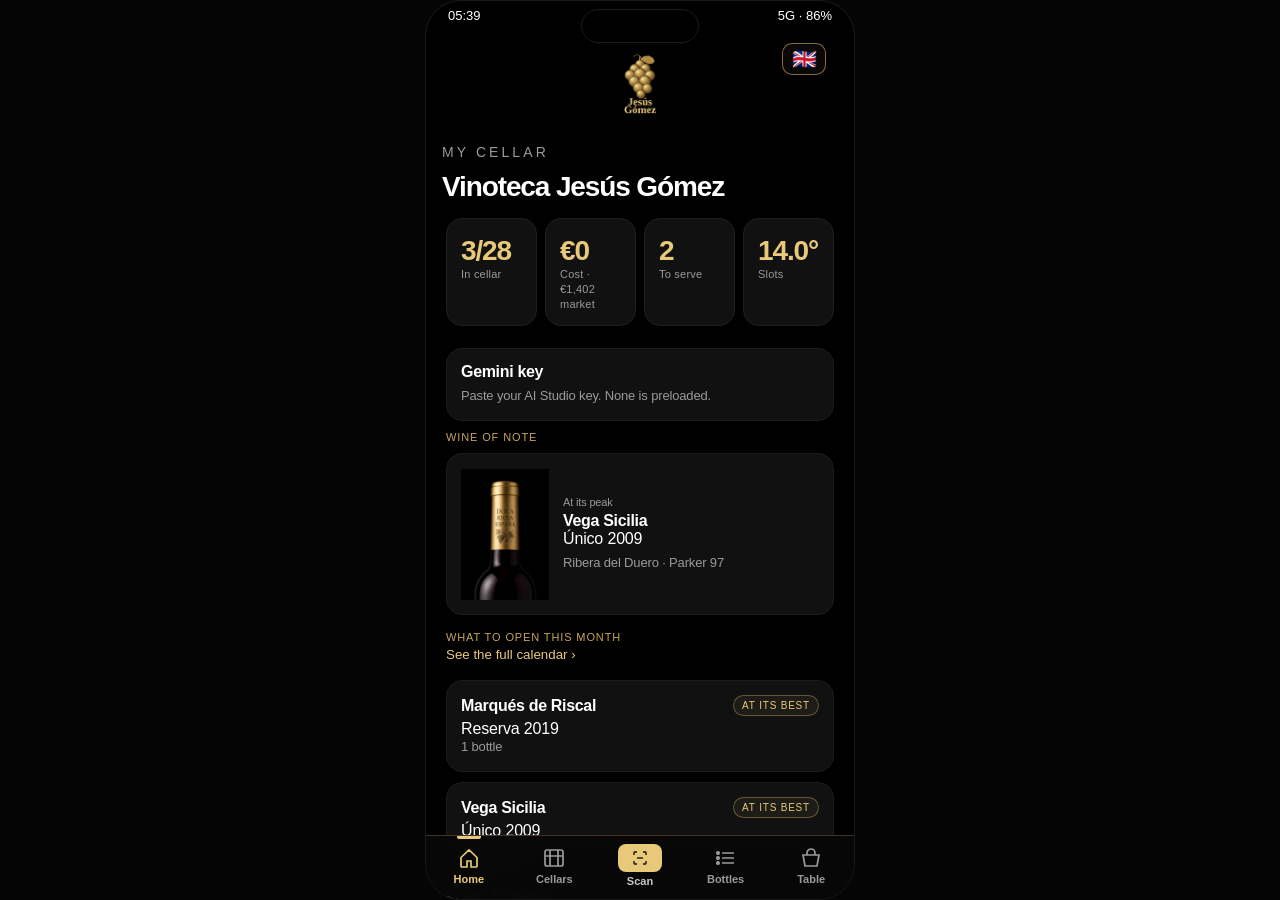
<file: jesus/index.html>
<!DOCTYPE html>
<html lang="es">
<head>
  <meta charset="UTF-8" />
  <meta name="viewport" content="width=device-width, initial-scale=1, viewport-fit=cover" />
  <meta name="apple-mobile-web-app-capable" content="yes" />
  <meta name="mobile-web-app-capable" content="yes" />
  <meta name="apple-mobile-web-app-status-bar-style" content="black-translucent" />
  <meta name="apple-mobile-web-app-title" content="Vinoteca Jesús Gómez" />
  <meta name="application-name" content="Vinoteca Jesús Gómez" />
  <meta name="theme-color" content="#000000" />
  <meta name="app-version" content="v116" />
  <title>Vinoteca Jesús Gómez</title>
  <link rel="manifest" href="manifest.json" />
  <link rel="apple-touch-icon" href="apple-touch-icon.png" />
  <link rel="apple-touch-icon" sizes="180x180" href="apple-touch-icon.png" />
  <link rel="apple-touch-icon" sizes="167x167" href="icon-167.png" />
  <link rel="apple-touch-icon" sizes="152x152" href="icon-152.png" />
  <link rel="apple-touch-icon" sizes="120x120" href="icon-120.png" />
  <link rel="icon" type="image/png" sizes="192x192" href="icon-192.png" />
  <link rel="icon" type="image/png" sizes="512x512" href="icon-512.png" />
  <style>html,body{margin:0;background:#000;color:#e8c97a;font:16px/1.4 sans-serif}main{min-height:100vh;display:flex;align-items:center;justify-content:center;text-align:center;padding:24px}</style>
</head>
<body>
  <main id="jesus-boot">Vinoteca Jesús Gómez</main>
  <script>
    window.CASA_EDITION = "jesus";
    window.__splashAt = Date.now();
    (function () {
      var CACHE = "casa-llavaneras-jesus-ios-v116";
      function prefix(html) {
        var viaSw = !!(navigator.serviceWorker && navigator.serviceWorker.controller);
        var pre = viaSw ? "asset/" : "../";
        html = html.replace(/<img class="home-hero-photo"[^>]*>/, "");
        html = html.replace(/Casa Llavaneras/g, "Vinoteca Jesús Gómez");
        html = html.replace(/(<head[^>]*>)/i, '$1<script>window.CASA_EDITION="jesus";<\/script>');
        html = html.replace(/(\s(?:src|href)=")([^"]+)(")/g, function (all, a, url, c) {
          if (/^(https?:|data:|blob:|#|\/|\.\.\/|asset\/)/.test(url)) return all;
          if (url === "manifest.json" || url.indexOf("manifest.json?") === 0) return all;
          if (url === "sw.js" || url.indexOf("sw.js?") === 0) return all;
          var icon = url.split("?")[0].split("/").pop();
          if (/^(apple-touch-icon|icon-192-maskable|icon-512-maskable|icon-192|icon-512|icon-120|icon-152|icon-167|icon-180|icon-1024|icon)\.(png|svg)$/.test(icon)) return a + icon + c;
          return a + pre + url + c;
        });
        html = html.replace(/<div class="mark">J\.G\.C\.<\/div>/g, '<div class="mark jesus-mark"><img class="jesus-emblem" src="apple-touch-icon.png" alt="Jesús Gómez"></div>');
        if (html.indexOf('sizes="120x120"') < 0) {
          html = html.replace("</head>", '<link rel="apple-touch-icon" sizes="120x120" href="icon-120.png"><link rel="apple-touch-icon" sizes="152x152" href="icon-152.png"><link rel="apple-touch-icon" sizes="167x167" href="icon-167.png"></head>');
        }
        return html;
      }
      function show(html) {
        document.open();
        document.write(html);
        document.close();
      }
      function fromCache() {
        return caches.open(CACHE).then(function (cache) {
          return cache.match("./shell.html");
        }).then(function (hit) {
          return hit ? hit.text() : "";
        }).catch(function () { return ""; });
      }
      fetch("../index.html", { cache: "no-store" }).then(function (res) {
        if (!res.ok) throw new Error("shell");
        return res.text();
      }).catch(function () {
        return fromCache();
      }).then(function (html) {
        if (!html) {
          document.getElementById("jesus-boot").textContent = "Sin conexión";
          return;
        }
        show(prefix(html));
      });
      if ("serviceWorker" in navigator) {
        navigator.serviceWorker.register("sw.js?v=113", { scope: "./" }).catch(function () {});
      }
    })();
  </script>
</body>
</html>
</file>
<file: styles.css>
:root {
  --bg: #000000;
  --bg2: #0a0a0a;
  --card: #111111;
  --card2: #161616;
  --gold: #c6a35a;
  --gold2: #e8c97a;
  --white: #ffffff;
  --muted: #9a9a9a;
  --line: rgba(198, 163, 90, 0.22);
  --ok: #d7c48a;
  --warn: #e0a24a;
  --late: #c9c9c9;
  --safe-top: env(safe-area-inset-top, 22px);
  --safe-bot: env(safe-area-inset-bottom, 16px);
  --inset-bot: max(env(safe-area-inset-bottom), 8px);
  --bar-h: calc(56px + var(--inset-bot));
  --radius: 16px;
  font-synthesis: none;
}

* { box-sizing: border-box; margin: 0; padding: 0; -webkit-tap-highlight-color: transparent; }
html, body { height: 100%; max-width: 100%; overflow-x: hidden; }
body {
  font-family: -apple-system, BlinkMacSystemFont, "SF Pro Display", "Helvetica Neue", Arial, sans-serif;
  background: #000;
  color: var(--white);
  overflow: hidden;
  font-weight: 400;
  letter-spacing: -0.01em;
  overscroll-behavior-x: none;
}

.device {
  width: min(430px, 100%);
  max-width: 100%;
  height: min(932px, 100dvh);
  margin: 0 auto;
  background: #000;
  position: relative;
  overflow: hidden;
}

.status {
  height: calc(22px + var(--safe-top));
  padding: var(--safe-top) 22px 0;
  display: flex;
  align-items: flex-end;
  justify-content: space-between;
  font-size: 13px;
  font-weight: 500;
  letter-spacing: 0;
  color: var(--white);
  position: relative;
  z-index: 20;
}
.island {
  position: absolute;
  left: 50%;
  top: calc(8px + var(--safe-top) * .15);
  transform: translateX(-50%);
  width: 118px;
  height: 34px;
  background: #000;
  border: 1px solid #1c1c1c;
  border-radius: 20px;
}

.app {
  height: calc(100% - 22px - var(--safe-top));
  display: flex;
  flex-direction: column;
  position: relative;
  max-width: 100%;
  overflow-x: hidden;
}

.screen { display: none; flex: 1; flex-direction: column; overflow: hidden; max-width: 100%; min-width: 0; position: relative; z-index: 0; }
.screen.active { display: flex; }

.scroll {
  flex: 1;
  overflow-y: auto;
  overflow-x: hidden;
  padding: 8px 20px calc(var(--bar-h) + 24px);
  scrollbar-width: none;
  position: relative;
  z-index: 0;
  isolation: isolate;
}
.scroll::-webkit-scrollbar { display: none; }

h1 {
  font-size: 28px;
  font-weight: 560;
  letter-spacing: -0.04em;
  line-height: 1.12;
  color: var(--white);
  overflow-wrap: anywhere;
  max-width: 100%;
}
h2 {
  font-size: 11px;
  letter-spacing: 0.08em;
  text-transform: uppercase;
  color: var(--gold);
  font-weight: 500;
  overflow-wrap: anywhere;
}
h1, h2, h3, h4, h5, h6,
[tabindex="-1"] {
  outline: none;
}
h1:focus, h2:focus, h3:focus, h4:focus, h5:focus, h6:focus,
h1:focus-visible, h2:focus-visible, h3:focus-visible, h4:focus-visible, h5:focus-visible, h6:focus-visible,
[tabindex="-1"]:focus,
[tabindex="-1"]:focus-visible {
  outline: none;
}
button:focus,
a:focus,
[role="button"]:focus {
  outline: none;
}
button:focus-visible,
a:focus-visible,
[role="button"]:focus-visible {
  outline: 2px solid var(--gold2);
  outline-offset: 3px;
}
h3 {
  font-size: 16px;
  font-weight: 560;
  letter-spacing: -0.02em;
  color: var(--white);
  overflow-wrap: anywhere;
  max-width: 100%;
}

.eyebrow {
  font-size: 11px;
  letter-spacing: 0.22em;
  text-transform: uppercase;
  color: var(--gold);
  margin-bottom: 8px;
  font-weight: 500;
}

.muted { color: var(--muted); font-size: 13px; line-height: 1.45; font-weight: 400; }
.row { display: flex; align-items: center; justify-content: space-between; gap: 10px; }

.hero { padding: 12px 0 20px; }
.hero p { margin-top: 8px; color: var(--muted); font-size: 14px; line-height: 1.4; }

.kpi-grid {
  display: grid;
  grid-template-columns: 1fr 1fr 1fr 1fr;
  gap: 8px;
  margin: 4px 0 22px;
}
.kpi {
  background: var(--card);
  border: 1px solid #1f1f1f;
  border-radius: var(--radius);
  padding: 16px 14px 14px;
}
.kpi b {
  display: block;
  font-size: 28px;
  color: var(--gold2);
  font-weight: 560;
  letter-spacing: -0.04em;
  font-variant-numeric: tabular-nums;
}
.kpi span { display: block; font-size: 11px; color: var(--muted); letter-spacing: 0.02em; line-height: 1.35; }

.card {
  background: var(--card);
  border: 1px solid #1c1c1c;
  border-radius: var(--radius);
  padding: 14px;
  margin-bottom: 10px;
  max-width: 100%;
  overflow-wrap: anywhere;
}
p, button, .chip { overflow-wrap: anywhere; max-width: 100%; }
.card[role="button"] { cursor: pointer; }

.bottle-row { display: flex; gap: 12px; align-items: center; }
.capsule {
  width: 42px;
  height: 60px;
  border-radius: 6px 6px 3px 3px;
  position: relative;
  flex-shrink: 0;
  border: 1px solid rgba(232, 201, 122, 0.25);
}
.capsule::before {
  content: "";
  position: absolute;
  top: -5px; left: 11px; right: 11px; height: 8px;
  background: linear-gradient(#e8c97a, #8a6d2e);
  border-radius: 2px 2px 0 0;
}
.capsule::after {
  content: "";
  position: absolute;
  left: 7px; right: 7px; top: 14px; bottom: 8px;
  border: 1px solid rgba(255,255,255,.12);
  border-radius: 2px;
}
.meta { min-width: 0; flex: 1; }
.meta h3 { white-space: nowrap; overflow: hidden; text-overflow: ellipsis; }

.badge {
  font-size: 10px;
  letter-spacing: 0.08em;
  text-transform: uppercase;
  padding: 4px 8px;
  border-radius: 999px;
  border: 1px solid var(--line);
  color: var(--gold);
  white-space: nowrap;
  font-weight: 500;
}
.badge.ok { color: var(--gold2); border-color: rgba(232,201,122,.35); background: rgba(232,201,122,.06); }
.badge.warn { color: var(--warn); border-color: rgba(224,162,74,.3); background: transparent; }
.badge.late { color: #888; border-color: #2a2a2a; }
.badge.wait { color: #cfcfcf; border-color: #2a2a2a; }

.tabbar {
  position: absolute;
  left: 0; right: 0; bottom: 0;
  height: var(--bar-h);
  padding: 0 0 var(--inset-bot);
  background: rgba(8,8,8,.94);
  border-top: 1px solid rgba(198,163,90,.30);
  border-radius: 0;
  backdrop-filter: blur(20px) saturate(140%);
  -webkit-backdrop-filter: blur(20px) saturate(140%);
  display: flex;
  z-index: 33;
}
.tab {
  flex: 1;
  min-width: 0;
  border: 0;
  background: none;
  color: #9a9a9a;
  font-size: 11px;
  letter-spacing: 0;
  display: flex;
  flex-direction: column;
  align-items: center;
  justify-content: center;
  gap: 4px;
  cursor: pointer;
  font-weight: 590;
  padding: 4px 2px 0;
  position: relative;
  font-family: inherit;
}
.tab-label {
  display: block;
  max-width: 100%;
  text-align: center;
  line-height: 1.05;
  font-weight: 590;
  font-size: 11px;
  white-space: normal;
  overflow-wrap: normal;
  word-break: normal;
}
.tab svg { width: 24px; height: 24px; }
.tab.active { color: #e8c97a; }
.tab.active::before {
  content: "";
  position: absolute;
  top: 0; left: 50%;
  width: 24px; height: 3px;
  transform: translateX(-50%);
  background: #e8c97a;
  border-radius: 0 0 2px 2px;
}
.tab:focus-visible { outline: 2px solid var(--gold2); outline-offset: -2px; }
.tab-scan, .tab-scan.active { color: #c9c9c9; }
.scan-tile {
  width: 44px; height: 28px;
  border-radius: 8px;
  background: #e8c97a;
  color: #111;
  display: grid;
  place-items: center;
}
.scan-tile svg { width: 18px; height: 18px; stroke: #111; }
.topbar {
  position: absolute;
  top: 0; left: 0; right: 0;
  height: 44px;
  z-index: 32;
  display: flex;
  align-items: center;
  gap: 4px;
  padding: 0 6px;
  background: rgba(0,0,0,.88);
  backdrop-filter: blur(16px);
  -webkit-backdrop-filter: blur(16px);
  border-bottom: 1px solid rgba(198,163,90,.18);
}
.topbar[hidden] { display: none !important; }
.app.show-top .screen.active .scroll { padding-top: 52px; }
.topbar-back {
  min-width: 44px;
  min-height: 44px;
  padding: 0 8px 0 2px;
  border: 0;
  background: none;
  color: var(--gold2);
  font: 590 17px/1 inherit;
  display: flex;
  align-items: center;
  gap: 2px;
  cursor: pointer;
  flex: 0 0 auto;
}
.topbar-title {
  flex: 1;
  min-width: 0;
  max-width: 42%;
  margin: 0 auto;
  text-align: center;
  font-size: 17px;
  font-weight: 600;
  letter-spacing: -0.02em;
  text-transform: none;
  color: #fff;
  white-space: nowrap;
  overflow: hidden;
  text-overflow: ellipsis;
  opacity: 0;
}
.topbar-title.on { opacity: 1; }
@media (prefers-reduced-motion: no-preference) {
  .topbar-title { transition: opacity .18s linear; }
}
.topbar-actions { display: flex; align-items: center; gap: 2px; min-width: 44px; justify-content: flex-end; }
.topbar .icon-btn {
  width: 44px; height: 44px;
  border: 0;
  background: transparent;
  box-shadow: none;
  color: var(--gold2);
  font-size: 20px;
}
.cam-close {
  position: absolute;
  top: 8px; left: 8px;
  z-index: 34;
  width: 44px; height: 44px;
  border-radius: 22px;
  border: 0;
  background: rgba(0,0,0,.55);
  color: #fff;
  font-size: 22px;
  cursor: pointer;
}
.cam-close[hidden] { display: none !important; }
.scroll .back { display: none !important; }
.cal-link { display: inline-flex; margin: 4px 0 10px; padding: 0; border: 0; background: none; color: var(--gold2); font: 560 15px/1.3 inherit; cursor: pointer; }

.btn {
  border: 0;
  cursor: pointer;
  font-weight: 560;
  border-radius: 14px;
  padding: 14px 16px;
  font-size: 15px;
  letter-spacing: -0.01em;
  font-family: inherit;
}
.btn-gold {
  background: var(--gold2);
  color: #000;
}
.btn-ghost {
  background: transparent;
  color: var(--white);
  border: 1px solid #2a2a2a;
}
.btn-row { display: flex; gap: 8px; margin-top: 12px; }
.btn-row .btn { flex: 1; }

.scan-fab { display: none !important; }

input, select, textarea {
  width: 100%;
  background: #0a0a0a;
  border: 1px solid #222;
  color: var(--white);
  border-radius: 12px;
  padding: 12px;
  font-size: 15px;
  font-family: inherit;
  outline: none;
}
input:focus,
select:focus,
textarea:focus {
  outline: none;
}
input:focus-visible,
select:focus-visible,
textarea:focus-visible {
  outline: 2px solid var(--gold2);
  outline-offset: 2px;
}
label.field.doubt input,
label.field.doubt select,
label.field.doubt textarea {
  box-shadow: inset 0 0 0 1.5px #c4a15a;
}
#alta h1 {
  position: absolute;
  width: 1px;
  height: 1px;
  margin: -1px;
  padding: 0;
  overflow: hidden;
  clip: rect(0, 0, 0, 0);
  border: 0;
}
#alta .scroll { padding-top: 4px; padding-bottom: calc(var(--bar-h) + 28px); }
#alta .muted { margin: 0 0 4px; font-size: 13px; line-height: 1.3; }
#alta .tiny { margin: 0 0 4px; }
#alta .alta-photos { display: flex; gap: 8px; margin: 0 0 4px; }
#alta .alta-photos img { width: 28%; max-height: 56px; object-fit: cover; border-radius: 12px; background: #111; }
.app.scan-slots #scan .scan-tools { display: none; }
.app.scan-slots #scan .scan-stage.scan-stage-vert { min-height: 0; height: 0; border: 0; margin: 0; }
.app.scan-slots #scan .scan-hud, .app.scan-slots #scan .viewfinder, .app.scan-slots #scan .scan-hint { display: none; }
.label-slots { display: grid; gap: 8px; }
.label-slots img { width: 100%; max-height: 168px; object-fit: contain; background: #111; border-radius: 12px; }
.label-slot { display: grid; gap: 6px; }
#back-label img { width: 100%; max-height: 280px; object-fit: contain; background: #111; border-radius: 12px; }
#wine-edit .field { display: block; margin-top: 10px; }
#wine-edit input, #wine-edit select { width: 100%; margin-top: 4px; }
#alta .alta-fail {
  margin: 0 0 6px;
  padding: 6px 8px;
  border-radius: 12px;
  background: #1a1408;
  color: #e6d3a1;
  font-size: 13px;
  line-height: 1.3;
}
#alta .alta-grid { display: grid; grid-template-columns: 1fr 1fr; gap: 0 10px; }
#alta .alta-grid .wide { grid-column: 1 / -1; }
#alta label.field { margin: 2px 0; }
#alta label.field span { margin-bottom: 1px; letter-spacing: 0.08em; font-size: 10px; }
#alta input, #alta select { padding: 4px 8px; font-size: 14px; }
#alta .alta-actions {
  position: sticky;
  bottom: var(--bar-h);
  margin-top: 4px;
  padding-top: 6px;
  background: #070707;
  z-index: 5;
}
#alta .alta-actions .btn { padding: 10px 12px; }
select {
  color-scheme: dark;
  -webkit-appearance: none;
  appearance: none;
  background-color: #0a0a0a;
  color: #ffffff;
  padding-right: 36px;
  background-image: url("data:image/svg+xml;utf8,<svg xmlns='http://www.w3.org/2000/svg' width='12' height='8' viewBox='0 0 12 8'><path fill='%23e8c97a' d='M1 1.2 6 6.8 11 1.2'/></svg>");
  background-repeat: no-repeat;
  background-position: right 14px center;
}
select option,
select optgroup {
  background-color: #0a0a0a;
  color: #ffffff;
}
textarea { min-height: 80px; resize: vertical; }
label.field { display: block; margin: 10px 0; }
label.field span {
  display: block;
  font-size: 11px;
  letter-spacing: 0.14em;
  text-transform: uppercase;
  color: var(--gold);
  margin-bottom: 6px;
  font-weight: 500;
}

.search {
  background: #0a0a0a;
  border: 1px solid #222;
  border-radius: 14px;
  padding: 4px 12px;
  display: flex;
  gap: 8px;
  align-items: center;
  margin: 0 0 14px;
  color: var(--muted);
}
.search input {
  border: 0;
  background: transparent;
  padding: 10px 0;
  flex: 1;
  min-width: 0;
  width: 1%;
  font-size: 16px;
  line-height: 1.25;
  color: var(--white);
  -webkit-appearance: none;
  appearance: none;
}

.timeline { position: relative; padding-left: 16px; margin-top: 8px; }
.timeline::before {
  content: "";
  position: absolute;
  left: 4px; top: 4px; bottom: 4px;
  width: 1px;
  background: linear-gradient(var(--gold), transparent);
}
.tl-item { position: relative; padding: 0 0 16px 16px; }
.tl-item::before {
  content: "";
  position: absolute;
  left: -15px; top: 6px;
  width: 8px; height: 8px;
  border-radius: 50%;
  background: var(--gold);
}
.tl-item strong { display: block; font-size: 14px; font-weight: 500; color: var(--white); }
.tl-item em {
  font-style: normal;
  font-size: 11px;
  color: var(--gold);
  letter-spacing: 0.1em;
  text-transform: uppercase;
}
.tl-item.past { opacity: .45; }
.tl-item.past::before { background: #5c5c5c; }
.tl-item.now em { color: #fff; }
.tl-item.now::before { background: #e8c97a; box-shadow: 0 0 0 3px rgba(232, 201, 122, .28); }
.tl-item.future { opacity: .75; }
.tl-item.future::before { background: transparent; box-shadow: inset 0 0 0 1.5px #8a7040; }
.baja-btn { width: 100%; margin: 4px 0 12px; border-color: #8a5a3a; color: #f0d7b0; }
.miss-card .btn { width: 100%; margin-top: 8px; }

.ratings { display: grid; grid-template-columns: 1fr 1fr; gap: 8px; }
.rate {
  background: #0a0a0a;
  border-radius: 12px;
  padding: 12px;
  border: 1px solid #1c1c1c;
}
.rate b { font-size: 22px; color: var(--gold2); font-weight: 560; letter-spacing: -0.03em; }
.rate span { display: block; font-size: 11px; color: var(--muted); margin-top: 4px; }

.bar {
  height: 2px;
  background: #222;
  border-radius: 99px;
  overflow: hidden;
  margin: 10px 0 6px;
}
.bar i {
  display: block;
  height: 100%;
  background: var(--gold);
  border-radius: 99px;
}

.temp-grid { display: grid; grid-template-columns: 1fr 1fr; gap: 8px; }
.perfil-card { display: flex; flex-direction: column; align-items: stretch; gap: 12px; }
.perfil-id { display: flex; gap: 12px; align-items: center; min-width: 0; }
.perfil-id img { width: 64px; height: 64px; border-radius: 32px; flex: 0 0 auto; border: 1px solid rgba(198,163,90,.45); object-fit: cover; }
.perfil-id > div { min-width: 0; flex: 1; }
.perfil-id h3, .perfil-id p, .perfil-meta p { overflow-wrap: break-word; word-break: normal; }
.perfil-stats { display: grid; grid-template-columns: 1fr 1fr; gap: 8px; width: 100%; }
.perfil-stats > div { min-width: 0; background: #0a0a0a; border-radius: 12px; padding: 10px 12px; }
.perfil-stats b { display: block; margin-top: 2px; font-size: 22px; color: var(--gold2); font-weight: 600; }
.perfil-meta { display: flex; justify-content: space-between; gap: 12px; align-items: flex-end; min-width: 0; }
.perfil-meta p { min-width: 0; margin: 0; }
.temp {
  background: #0a0a0a;
  border-radius: 14px;
  padding: 12px;
  border: 1px solid #1c1c1c;
}
.temp b { font-size: 22px; color: var(--gold2); font-weight: 560; letter-spacing: -0.03em; }

.back {
  border: 0;
  background: none;
  color: var(--gold);
  font-size: 15px;
  padding: 4px 0 12px;
  cursor: pointer;
  font-family: inherit;
}

.scan-stage {
  position: relative;
  height: 300px;
  border-radius: 20px;
  overflow: hidden;
  background: #050505;
  margin-bottom: 14px;
  border: 1px solid #1c1c1c;
}
#scan .scroll.scan-scroll {
  display: flex;
  flex-direction: column;
  min-height: 0;
}
.scan-top {
  display: flex;
  align-items: center;
  justify-content: space-between;
  gap: 12px;
  flex: 0 0 auto;
}
.scan-top .back { padding: 2px 0 6px; flex: 0 0 auto; }
.scan-top h1 { font-size: 22px; line-height: 1.1; text-align: right; }
.scan-tools { flex: 0 0 auto; }
.scan-tools .btn { width: 100%; padding: 10px 12px; font-size: 15px; }
.scan-tool-row { display: flex; gap: 8px; margin-top: 8px; }
.scan-tool-row .btn {
  flex: 1;
  width: auto;
  min-width: 0;
  padding: 8px 8px;
  font-size: 13px;
  line-height: 1.2;
}
.scan-tools .search { margin: 8px 0 8px; }
#scan-status { flex: 0 0 auto; min-height: 0; margin: 0 0 6px; }
#scan-results { flex: 0 0 auto; margin-top: 12px; }
.scan-stage.scan-stage-vert {
  flex: 1 1 auto;
  height: auto;
  aspect-ratio: auto;
  max-height: none;
  min-height: 46vh;
  margin-bottom: 0;
}
.app.cam-live #scan .scroll.scan-scroll {
  padding-bottom: calc(8px + var(--safe-bot));
  overflow: hidden;
}
.app.cam-live #scan .scan-stage.scan-stage-vert {
  min-height: 0;
}
.app.cam-live .tabbar,
.app.cam-live .scan-fab { display: none !important; }
.scan-stage video, .scan-stage canvas {
  position: absolute;
  inset: 0;
  width: 100%;
  height: 100%;
  object-fit: cover;
}
.viewfinder {
  position: absolute; inset: 28px;
  border: 1.5px solid rgba(232,201,122,.9);
  border-radius: 12px;
  box-shadow: 0 0 0 2000px rgba(0,0,0,.35);
  pointer-events: none;
}
.viewfinder-vert { inset: 14px 28px 136px; }
.viewfinder-vert span {
  position: absolute; left: 8px; right: 8px; top: 8px; bottom: auto;
  text-align: center; font-size: 11px; letter-spacing: .08em;
  color: #e8c97a; text-transform: uppercase;
  text-shadow: 0 1px 4px rgba(0,0,0,.85);
}
.scan-stage .viewfinder::after { content: none; }
.viewfinder::after {
  content: var(--vf-hint, "Toca para abrir la cámara");
  position: absolute;
  left: 0; right: 0; bottom: -28px;
  text-align: center;
  font-size: 11px;
  letter-spacing: 0.12em;
  text-transform: uppercase;
  color: var(--white);
}
.scan-hint {
  position: absolute;
  left: 16px;
  right: 16px;
  bottom: 108px;
  z-index: 4;
  margin: 0;
  text-align: center;
  color: #fff;
  font-size: 14px;
  font-weight: 560;
  line-height: 1.25;
  text-shadow: 0 1px 6px rgba(0,0,0,.9);
  pointer-events: none;
}
.scan-hint[hidden],
.scan-hud[hidden] { display: none !important; }
.scan-hud {
  position: absolute;
  left: 0;
  right: 0;
  bottom: 16px;
  z-index: 5;
  display: grid;
  grid-template-columns: 1fr auto 1fr;
  align-items: center;
  padding: 0 18px;
  pointer-events: none;
}
.scan-lib {
  pointer-events: auto;
  justify-self: start;
  min-width: 76px;
  max-width: 104px;
  height: 36px;
  padding: 0 10px;
  border-radius: 12px;
  border: 1px solid rgba(255,255,255,.75);
  background: rgba(0,0,0,.5);
  color: #fff;
  font: 600 13px/1 inherit;
  cursor: pointer;
  -webkit-appearance: none;
  appearance: none;
}
.scan-shutter {
  pointer-events: auto;
  width: 76px;
  height: 76px;
  padding: 0;
  border-radius: 50%;
  border: 4px solid #fff;
  background: rgba(0,0,0,.2);
  box-shadow: 0 2px 14px rgba(0,0,0,.45);
  display: flex;
  align-items: center;
  justify-content: center;
  cursor: pointer;
  -webkit-appearance: none;
  appearance: none;
}
.scan-shutter i {
  width: 58px;
  height: 58px;
  border-radius: 50%;
  background: #fff;
  display: block;
  pointer-events: none;
}
.scan-hud-gap { width: 76px; justify-self: end; }

.chip-row { display: flex; gap: 6px; flex-wrap: wrap; margin: 8px 0 12px; }
.chip {
  font-size: 12px;
  padding: 7px 12px;
  border-radius: 999px;
  border: 1px solid #2a2a2a;
  color: var(--muted);
  background: transparent;
  cursor: pointer;
  font-family: inherit;
  max-width: 100%;
  white-space: normal;
  text-align: center;
  overflow-wrap: anywhere;
}
.chip.on { color: #000; background: var(--gold2); border-color: var(--gold2); font-weight: 560; }

.vinoteca-card { position: relative; overflow: hidden; min-height: 118px; }
.temp-live {
  font-variant-numeric: tabular-nums;
  font-size: 26px;
  color: var(--gold2);
  font-weight: 560;
  letter-spacing: -0.04em;
}

.alert-dot {
  width: 6px; height: 6px; border-radius: 50%;
  background: var(--gold);
  display: inline-block;
  margin-right: 6px;
}

.splash {
  position: absolute;
  inset: 0;
  z-index: 50;
  background: #000;
  display: flex;
  flex-direction: column;
  align-items: center;
  justify-content: center;
  text-align: center;
  padding: 24px;
  transition: opacity .55s ease;
}
.splash.hide { opacity: 0; pointer-events: none !important; visibility: hidden; }
.splash.is-gone { display: none !important; }
#cam[hidden] { pointer-events: none !important; }
.mark {
  width: 96px; height: 96px;
  border-radius: 24px;
  background: #000;
  border: 1px solid var(--gold);
  display: grid;
  place-items: center;
  margin-bottom: 22px;
  color: var(--gold2);
  font-size: 16px;
  letter-spacing: 0.12em;
  font-weight: 500;
}
.jesus-emblem {
  width: 84px;
  height: 84px;
  display: block;
  margin: 2px auto 14px;
  border-radius: 20px;
  object-fit: cover;
}
.splash .jesus-mark {
  border: 0;
  background: transparent;
  width: 112px;
  height: 112px;
  border-radius: 28px;
  overflow: hidden;
  padding: 0;
}
.splash .jesus-mark .jesus-emblem {
  width: 112px;
  height: 112px;
  margin: 0;
  border-radius: 28px;
}
.update-notice {
  position: absolute;
  left: 20px;
  right: 20px;
  bottom: calc(var(--bar-h) + 8px);
  z-index: 36;
  border: 1px solid var(--line);
  background: #111;
  color: var(--gold2);
  border-radius: 999px;
  padding: 10px 14px;
  font: inherit;
  font-size: 13px;
  letter-spacing: 0.01em;
  text-align: center;
}
.update-notice[hidden] { display: none !important; }
.boot-error {
  position: absolute;
  inset: 0;
  z-index: 80;
  background: #000;
  display: flex;
  flex-direction: column;
  align-items: center;
  justify-content: center;
  text-align: center;
  padding: 28px 24px;
}
.boot-error h1 {
  font-size: 22px;
  font-weight: 500;
  letter-spacing: -0.03em;
  margin-top: 8px;
}
.boot-error .muted { margin: 12px 0 22px; max-width: 280px; }
.boot-error .btn { width: min(280px, 100%); }
.boot-error .tiny { margin-top: 14px; max-width: 280px; }
.splash h1 { font-size: 22px; letter-spacing: 0.08em; text-transform: uppercase; font-weight: 500; }
.splash .brand-sub { margin-top: 8px; color: var(--gold); letter-spacing: 0.28em; font-size: 11px; text-transform: uppercase; }
.splash p { margin: 16px 0 0; max-width: 260px; }

.empty { text-align: center; padding: 28px 10px; color: var(--muted); font-size: 13px; }

.modal-bg {
  position: absolute;
  inset: 0;
  background: rgba(0,0,0,.72);
  z-index: 40;
  display: none;
  align-items: flex-end;
}
.modal-bg.show { display: flex; }
#corrupt-lock { z-index: 60; align-items: center; padding: 18px; }
#corrupt-lock .sheet { border-radius: 22px; border: 1px solid #222; }
.sheet {
  width: 100%;
  background: #0b0b0b;
  border-top: 1px solid #222;
  border-radius: 22px 22px 0 0;
  padding: 10px 18px calc(20px + var(--safe-bot));
  max-height: 86%;
  overflow: auto;
}
.handle { width: 36px; height: 4px; background: #2a2a2a; border-radius: 4px; margin: 6px auto 12px; }

.seg {
  display: flex;
  background: #0a0a0a;
  border-radius: 12px;
  padding: 3px;
  border: 1px solid #1c1c1c;
  margin-bottom: 12px;
}
.seg button {
  flex: 1;
  border: 0;
  background: transparent;
  color: var(--muted);
  font-size: 12px;
  padding: 8px 4px;
  border-radius: 10px;
  cursor: pointer;
  font-family: inherit;
  font-weight: 500;
}
.seg button.on { background: #161616; color: var(--gold2); }

.tiny { font-size: 11px; color: var(--muted); }

.wordmark {
  font-size: 12px;
  letter-spacing: 0.22em;
  text-transform: uppercase;
  color: var(--gold);
  font-weight: 500;
}

@media (min-width: 500px) {
  body { display: grid; place-items: center; background: #050505; }
  .device { border-radius: 36px; border: 1px solid #1a1a1a; }
}

/* En el iPhone real: pantalla completa, sin marco de demostración */
/* Ficha de vino — estructura de presentación */
.wine-top {
  display: flex;
  align-items: center;
  gap: 8px;
  margin-bottom: 6px;
  min-width: 0;
  max-width: 100%;
}
.wine-top .back {
  padding: 10px 14px;
  font-size: 18px;
  font-weight: 650;
  letter-spacing: .01em;
  color: #fff8e8;
  background: #1a1408;
  border: 1.5px solid #e2c56a;
  border-radius: 12px;
  box-shadow: 0 0 0 1px rgba(0,0,0,.7);
}
.wine-top .spacer { flex: 1; }
.icon-btn {
  width: 46px; height: 46px;
  border: 1.5px solid #e2c56a;
  background: #1a1408;
  color: #fff8e8;
  border-radius: 12px;
  font-size: 22px;
  font-weight: 650;
  display: grid; place-items: center;
  cursor: pointer;
  box-shadow: 0 0 0 1px rgba(0,0,0,.7);
}
.wine-hero {
  position: relative;
  height: auto;
  min-height: 0;
  margin: 0 -15px 8px;
  display: block;
  min-width: 0;
  width: calc(100% + 30px);
  max-width: none;
  overflow: hidden;
}
.hero-row {
  position: relative;
  display: flex;
  align-items: flex-end;
  justify-content: space-between;
  gap: 8px;
  width: 100%;
  max-width: 100%;
  min-width: 0;
}
.hero-art {
  display: block;
  flex: 0 0 63.5vw;
  width: 63.5vw;
  max-width: 65vw;
  min-width: 0;
  border: 0;
  background: #000;
  padding: 0;
  border-radius: 16px;
  overflow: hidden;
}
.hero-art img, img.hero-art {
  width: 100%;
  height: 280px;
  object-fit: cover;
  object-position: center;
  display: block;
  background: #000;
}
.hero-row-solo .hero-art,
.hero-art-full {
  flex: 1 1 100%;
  width: 100%;
  max-width: none;
}
.hero-row .foil-wrap {
  position: static;
  flex: 0 0 31.5vw;
  width: 31.5vw;
  max-width: 33vw;
  height: 280px;
  margin: 0;
  overflow: hidden;
  border-radius: 12px;
  display: flex;
  align-items: flex-end;
  justify-content: center;
}
.hero-row .label-thumb-hero,
.hero-row .bottle-photo {
  width: 100%;
  height: 270px;
  max-width: 100%;
  object-fit: cover;
  object-position: center bottom;
  margin: 0;
  -webkit-mask-image: none;
  mask-image: none;
}
#back-label-photo {
  width: 100%;
  max-width: 100%;
  max-height: 420px;
  object-fit: contain;
  display: block;
  margin-top: 10px;
  border-radius: 16px;
  background: #111;
}
#back-label-photo[hidden] { display: none; }
.foil-wrap {
  width: 34%;
  height: 220px;
  background: transparent;
  border: 0;
  border-radius: 0;
  box-shadow: none;
  display: flex;
  align-items: flex-end;
  justify-content: center;
  overflow: visible;
}
.bottle-svg {
  width: 86px;
  height: 210px;
  display: block;
}
.bottle-photo {
  width: 100%;
  height: 216px;
  object-fit: contain;
  object-position: center bottom;
  background: transparent;
  border: 0;
  border-radius: 0;
  box-shadow: none;
  -webkit-mask-image: linear-gradient(to bottom, #000 84%, transparent 100%);
  mask-image: linear-gradient(to bottom, #000 84%, transparent 100%);
}
.bottle-spark { object-position: 78% 40%; }
.bottle-white, .bottle-slim, .bottle-rose { object-position: 70% 42%; }
.bottle-red { object-position: 58% 48%; }
.estate-mark {
  width: 54%;
  height: 150px;
  color: var(--gold2);
}
.foil-photo {
  width: 120px;
  height: 200px;
  object-fit: contain;
  object-position: bottom center;
}
.foil-cap {
  width: 86px;
  height: 168px;
  position: relative;
  filter: drop-shadow(0 14px 22px rgba(0,0,0,.5));
}
.foil-gold {
  height: 96px;
  border-radius: 18px 18px 10px 10px;
  background:
    radial-gradient(120% 80% at 30% 10%, #f3e0a6, #c9a24a 42%, #8a6a28);
  border: 1px solid rgba(255,224,150,.45);
  position: relative;
}
.foil-glass {
  height: 74px;
  margin-top: -8px;
  border-radius: 0 0 12px 12px;
  background:
    linear-gradient(#2a0c12, var(--glass, #4a1020) 40%, #12080a);
  border: 1px solid #3a1a20;
  border-top: 0;
}
.foil-cap .foil-label {
  position: absolute;
  top: 16px; left: 8px; right: 8px;
  text-align: center;
  color: #2a1c08;
  font-size: 8.5px;
  letter-spacing: 0.1em;
  font-weight: 700;
  line-height: 1.25;
  text-transform: uppercase;
}
.foil-cap .foil-grape {
  position: absolute;
  left: 50%; bottom: 12px;
  transform: translateX(-50%);
  width: 20px; height: 24px;
}
.rate-end {
  display: flex;
  align-items: center;
  gap: 8px;
}
.rate-ico { width: 20px; height: 20px; color: var(--gold2); }
.parker-p {
  font-family: Georgia, serif;
  font-size: 22px;
  color: var(--gold2);
  font-weight: 500;
}
.vivino-mark { background: #8a1424; color: #fff; }
.app.cam-live .tabbar,
.app.cam-live .topbar { display: none !important; }
.app.cam-live #scan .scroll { padding-top: 8px; padding-bottom: calc(12px + var(--safe-bot)); }
.wine-producer {
  font-size: 36px;
  font-weight: 620;
  letter-spacing: -0.045em;
  line-height: 1.05;
  overflow-wrap: anywhere;
  max-width: 100%;
  display: -webkit-box;
  -webkit-line-clamp: 3;
  -webkit-box-orient: vertical;
  overflow: hidden;
}
.wine-cuvee {
  margin-top: 8px;
  font-size: 17px;
  color: #bdbdbd;
  font-weight: 400;
  overflow-wrap: anywhere;
  max-width: 100%;
}
.peak-pill {
  display: inline-block;
  margin: 16px 0 22px;
  padding: 7px 16px;
  border-radius: 999px;
  border: 1.5px solid var(--gold);
  color: var(--gold2);
  font-size: 11px;
  letter-spacing: 0.16em;
  text-transform: uppercase;
  font-weight: 560;
  max-width: 100%;
  box-sizing: border-box;
  white-space: normal;
  overflow-wrap: anywhere;
  text-align: center;
}
.sec-head {
  display: flex;
  align-items: center;
  justify-content: space-between;
  margin: 6px 0 10px;
}
.sec-head h2 { margin: 0; color: #cfcfcf; letter-spacing: 0.06em; min-width: 0; overflow-wrap: anywhere; }
.sec-ico { color: var(--gold); opacity: .85; }
.rate-grid {
  display: grid;
  grid-template-columns: 1fr 1fr;
  gap: 8px;
  margin-bottom: 22px;
}
.rate-card {
  background: #0e0e0e;
  border: 1px solid #222;
  border-radius: 14px;
  padding: 12px 12px 11px;
  min-height: 72px;
  display: flex;
  align-items: center;
  justify-content: space-between;
  gap: 8px;
}
.rate-card .who {
  display: flex;
  align-items: center;
  gap: 8px;
  min-width: 0;
}
.rate-card .who b {
  display: block;
  font-size: 13px;
  font-weight: 560;
  color: #fff;
}
.rate-card .who span { font-size: 10px; color: #8d8d8d; letter-spacing: .02em; }
.rate-score {
  font-size: 26px;
  font-weight: 560;
  color: var(--gold2);
  letter-spacing: -0.04em;
  line-height: 1;
}
.badge-round {
  width: 28px; height: 28px;
  border-radius: 50%;
  display: grid; place-items: center;
  flex-shrink: 0;
  font-size: 12px;
  font-weight: 700;
}
.stars { color: var(--gold2); font-size: 9px; letter-spacing: 1px; margin-top: 2px; }
.pair-feature {
  display: flex;
  gap: 12px;
  align-items: center;
  background: #0e0e0e;
  border: 1px solid #222;
  border-radius: 16px;
  padding: 12px;
  margin-bottom: 10px;
}
.pair-art {
  width: 72px; height: 72px;
  flex-shrink: 0;
  color: var(--gold2);
}
.pair-feature h3 { font-size: 17px; }
.pair-score {
  color: var(--gold2);
  font-size: 18px;
  font-weight: 560;
  margin-top: 2px;
}
.serve-bar {
  display: grid;
  grid-template-columns: 1fr 1fr;
  gap: 0;
  background: #0e0e0e;
  border: 1px solid #222;
  border-radius: 16px;
  margin: 12px 0 18px;
  overflow: hidden;
}
.serve-cell {
  padding: 14px 14px 13px;
  display: flex;
  align-items: center;
  gap: 10px;
}
.serve-cell + .serve-cell { border-left: 1px solid #222; }
.serve-cell .ico { color: var(--gold2); width: 22px; height: 22px; }
.serve-cell .lbl {
  font-size: 10px;
  letter-spacing: 0.16em;
  text-transform: uppercase;
  color: #cfcfcf;
}
.serve-cell .val {
  font-size: 16px;
  color: #fff;
  font-weight: 500;
  letter-spacing: -0.02em;
}
.cave-photo {
  width: 100%;
  height: 210px;
  object-fit: cover;
  border-radius: 16px;
  border: 1px solid #1c1c1c;
  margin: 8px 0 12px;
}
.scan-stage img {
  width: 100%; height: 100%; object-fit: cover;
  position: absolute; inset: 0;
}
.scan-hit-actions { display: flex; gap: 8px; margin-top: 10px; }
.inbox-card{display:flex;gap:12px;padding:10px;margin:0 0 12px;border:1px solid rgba(201,162,39,.35);border-radius:16px;background:#100c0a}
.inbox-card img,.inbox-ph{width:92px;height:128px;object-fit:cover;object-position:center;border-radius:10px;background:#000;flex-shrink:0}
.inbox-copy{flex:1;min-width:0}
.inbox-copy h3{color:#c9a227;font-size:17px;margin:0}
.inbox-copy p{margin:4px 0 0;color:#d7cfc2;font-size:14px}
.inbox-actions{display:flex;gap:8px;margin-top:10px;flex-wrap:wrap}
.inbox-actions .btn{flex:1;min-width:120px;padding:10px 8px;font-size:14px}
.fav.on { color: var(--gold2); }
.wine-scroll { padding-top: 4px; }
.more-nav {
  display: grid;
  grid-template-columns: 1fr 1fr;
  gap: 8px;
  margin: 16px 0 8px;
}
.more-link {
  background: #0e0e0e;
  border: 1px solid #222;
  border-radius: 14px;
  padding: 14px 12px;
  cursor: pointer;
  text-align: left;
}
.more-link b {
  display: block;
  font-size: 14px;
  font-weight: 560;
  color: #fff;
}
.more-link span {
  display: block;
  margin-top: 4px;
  font-size: 11px;
  color: var(--muted);
  line-height: 1.35;
}
.sec-head[role="button"], .serve-bar[role="button"] { cursor: pointer; }

@media (max-width: 499px), (display-mode: standalone) {
  body { display: block; background: #000; }
  .device {
    position: fixed;
    inset: 0;
    width: 100%;
    max-width: 100%;
    height: auto;
    margin: 0;
    border: 0;
    border-radius: 0;
    box-shadow: none;
  }
  .status span,
  .island { display: none; }
  .status {
    height: var(--safe-top);
    padding: 0;
  }
  .app { height: calc(100% - var(--safe-top)); }
}

.switch-row {
  display: flex;
  align-items: center;
  justify-content: space-between;
  gap: 12px;
  padding: 12px 0;
  border-bottom: 1px solid #1a1a1a;
  font-size: 15px;
}
.switch-row input {
  width: 46px;
  height: 28px;
  appearance: none;
  background: #222;
  border-radius: 99px;
  position: relative;
  cursor: pointer;
  border: 0;
  padding: 0;
}
.switch-row input:checked { background: var(--gold); }
.switch-row input::after {
  content: "";
  position: absolute;
  top: 3px; left: 3px;
  width: 22px; height: 22px;
  border-radius: 50%;
  background: #fff;
  transition: transform .2s;
}
.switch-row input:checked::after { transform: translateX(18px); }
.estate-mark { display: none !important; }
.estate-photo {
  width: 62%;
  height: 148px;
  object-fit: cover;
  object-position: center;
  border-radius: 14px;
}
.estate-photo-full {
  width: 100%;
  height: 280px;
}

.win-row .win-left{color:#e6e6e6;white-space:nowrap;margin-left:12px}
.win-bar{position:relative;height:8px;background:#1a1a1a;border-radius:99px;margin-top:10px}
.win-peak{position:absolute;top:0;height:100%;background:linear-gradient(90deg,#8a6a32,#c9a24a);border-radius:99px}
.win-now{position:absolute;top:-5px;width:3px;height:18px;margin-left:-1.5px;background:#fff;border-radius:2px;box-shadow:0 0 0 2px #0e0e0e}
.rack{display:grid;grid-template-columns:repeat(4,1fr);gap:8px;margin:10px 0 16px}
.rack-slot{background:#0e0e0e;border:1px solid #222;border-radius:12px;padding:10px 6px 8px;color:#fff;text-align:center}
.rack-dot{display:block;width:18px;height:18px;margin:0 auto 6px;border-radius:50%;background:var(--c,#4a1020)}
.rack-slot b{display:block;font-size:12px}
.rack-slot small{color:#8d8d8d;font-size:10px}
.fact{display:flex;justify-content:space-between;gap:12px;padding:12px 0;border-bottom:1px solid #1a1a1a;font-size:15px}
.fact span{color:#8d8d8d}
.taste-row{display:flex;justify-content:space-between;margin-top:12px;font-size:14px}
input[type=range]{width:100%;accent-color:#c9a24a}

.map-frame{margin:12px 0;border:1px solid #222;border-radius:16px;overflow:hidden;height:220px;background:#111}
.map-frame iframe{width:100%;height:100%;border:0;filter:grayscale(.25) contrast(1.05)}
a.btn{text-decoration:none}

.zone-card{display:flex;align-items:center;justify-content:space-between;gap:12px;padding:14px 16px;margin:14px 0 6px;border:1px solid #222;border-radius:16px;background:#0e0e0e}
.zone-card strong{display:block;margin-top:2px;font-size:16px}
.estate-wide{width:100%;height:200px;object-fit:contain;object-position:center;border-radius:16px;margin:12px 0 14px;display:block;background:#000}

.map-art{width:100%;height:auto;max-height:340px;object-fit:contain;object-position:center;border-radius:16px;margin:10px 0 8px;border:1px solid #222;background:#000;display:block}

.label-thumb{width:72px;height:72px;border-radius:14px;object-fit:cover;flex-shrink:0;background:#14110c;border:1px solid rgba(198,163,90,.55);box-shadow:0 0 0 1px rgba(0,0,0,.55)}
.label-thumb-lg{width:96px;height:96px;border-radius:16px}
.label-thumb-hero{width:132px;height:132px;border-radius:18px;margin:0 0 6px}
.foil-wrap .label-thumb-hero{align-self:flex-end}
.label-fallback{object-fit:contain;padding:6px;background:#0c0c0c}
.label-change{display:block;margin:0 auto 8px}
.label-actions{display:flex;gap:8px;align-items:center;justify-content:center;margin:0 0 8px}
.label-actions .label-change{width:auto;margin:0;flex:1}
.label-actions .label-rotate{width:auto;margin:0;flex:0 0 auto;padding:8px 12px;font-size:13px}
.label-row{display:flex;gap:12px;align-items:center}
.label-copy{flex:1;min-width:0}
.wine-tile .label-thumb{width:72px;height:72px;margin:0 auto}
.inv-card{display:flex;gap:12px;align-items:center;padding:14px;margin:0 0 10px;border:1px solid #1f1f1f;border-radius:16px;background:#0e0e0e}
.inv-sil{width:28px;height:72px;border-radius:10px 10px 6px 6px;background:linear-gradient(180deg,#1a1a1a,#0a0a0a);position:relative;flex-shrink:0;border:1px solid #2a2a2a}
.inv-sil:before{content:"";position:absolute;left:8px;right:8px;top:6px;height:14px;border-radius:4px;background:var(--c,#7a1d2a)}
.inv-title{margin:2px 0 2px;color:#f2e6c9;font-size:15px}
.inv-meta{flex:1;min-width:0}
.cal-h{margin:18px 0 8px;font-size:13px;letter-spacing:.12em;text-transform:uppercase;color:#c4a35a}
.cal-card{padding:14px;margin:0 0 10px;border:1px solid #1f1f1f;border-radius:16px;background:#0e0e0e}
.cal-top{display:flex;gap:12px;align-items:center;margin-bottom:10px}
.win-row{display:flex;justify-content:space-between;margin-bottom:6px}

.tile-row{display:flex;gap:10px;overflow-x:auto;padding:4px 0 12px;-webkit-overflow-scrolling:touch}
.wine-tile{min-width:118px;width:118px;background:#0e0e0e;border:1px solid #1f1f1f;border-radius:16px;padding:12px 10px 14px;text-align:center;color:#eee}
.wine-tile b{display:block;font-size:11px;font-weight:600;margin-top:8px}
.wine-tile span{display:block;color:#c4a35a;font-size:12px;margin-top:2px}
.wine-tile em{display:block;font-style:normal;color:#888;font-size:12px;margin-top:2px}
.wine-tile small{display:block;letter-spacing:.08em;font-size:9px;margin-top:8px;color:#c4a35a}
.tile-bot{width:36px;height:72px;margin:0 auto;border-radius:8px 8px 4px 4px;background:linear-gradient(180deg,#222,#0a0a0a);position:relative;border:1px solid #2a2a2a}
.tile-bot:before{content:"";position:absolute;left:10px;right:10px;top:6px;height:12px;border-radius:3px;background:var(--c,#7a1d2a)}
.warn-card{border-color:#3a2a12}
.gold{color:#c4a35a}
.rack{display:grid;grid-template-columns:repeat(4,1fr);gap:8px;margin:10px 0 16px}
.rack-slot{background:#0e0e0e;border:1px solid #1f1f1f;border-radius:12px;padding:10px 8px 12px;text-align:left;min-height:78px;color:#eee}
.rack-slot b{display:block;color:#c4a35a;font-size:13px}
.rack-slot small{display:block;color:#9a9a9a;font-size:10px;margin-top:4px;line-height:1.25}
.rack-slot.empty{opacity:.55}
.rack-dot{display:inline-block;width:7px;height:7px;border-radius:50%;background:#c4a35a;margin-top:8px}
.rack-dot.off{background:#333}
.rack-rows{display:flex;flex-direction:column;gap:8px;margin:10px 0 16px;overflow-x:auto;-webkit-overflow-scrolling:touch}
.rack-row{display:grid;gap:8px}
.rack-focus{outline:2px solid #c4a35a;box-shadow:0 0 0 3px rgba(196,163,90,.45);animation:rack-pulse 1.1s ease-in-out 3}
@keyframes rack-pulse{0%,100%{box-shadow:0 0 0 2px rgba(196,163,90,.3)}50%{box-shadow:0 0 0 7px rgba(196,163,90,.65)}}
.rack-free{cursor:pointer}
.rack-free.on{border-color:#c4a35a;outline:1px solid #c4a35a}
.layout-zone{border:1px solid #222;border-radius:14px;padding:10px;margin:10px 0}
.layout-row{display:grid;grid-template-columns:1fr 72px auto;gap:6px;align-items:center;margin-top:6px}
.layout-row input,.layout-temp input{width:100%}
.layout-actions{display:flex;gap:4px}
.layout-actions button{min-width:32px;height:32px;border-radius:8px;border:1px solid #333;background:#111;color:#eee}
.layout-free{border:1px dashed #6b5a32;border-radius:14px;padding:10px;margin:8px 0}
#layout-preview .rack-slot{min-height:44px;padding:6px 4px}
.rack-fit .rack-slot{min-height:42px;padding:4px 1px}
.rack-fit .rack-slot b{font-size:10px}
.rack-fit .rack-slot small{font-size:9px}
.layout-warn{color:#e0b4b4;font-size:13px;margin:6px 0}
.unplaced{border:1px solid #6a3030;border-radius:14px;padding:12px;margin-top:12px}
#cave-type{width:100%;background:#0e0e0e;color:#eee;border:1px solid #222;border-radius:12px;padding:12px;font:inherit}
.backup-remind{border-color:#6b5a32}
#add-free-grid{grid-template-columns:repeat(4,1fr);max-height:220px;overflow:auto}
#serve-bebida[hidden]{display:none !important}
.grape-row{display:flex;gap:8px;margin-top:8px}
.grape-row .grape-name{flex:1}
.grape-row .grape-pct{width:72px}
.evo{display:flex;flex-direction:column;gap:8px;margin-top:8px}
.evo-row{display:grid;grid-template-columns:78px 1fr 36px;gap:8px;align-items:center}
.evo-row b{color:#c4a35a;font-size:13px}
.evo-bar{height:8px;background:#1a1a1a;border-radius:99px;overflow:hidden}
.evo-bar span{display:block;height:100%;background:#c4a35a}
.aroma-family{margin-top:8px}
#mesa-grape,#cellar-grape{background:#0e0e0e;color:#eee;border:1px solid #2a2a2a;border-radius:12px;padding:10px 12px;width:100%}
.temp-ring-row{display:flex;gap:16px;align-items:center;margin:8px 0 20px}
.temp-ring{width:92px;height:92px;border-radius:50%;border:3px solid #c4a35a;display:flex;flex-direction:column;align-items:center;justify-content:center}
.temp-ring b{font-size:22px;line-height:1}
.temp-ring span{font-size:11px;color:#c4a35a}

.cata-entry{margin:16px 0 8px;padding:14px;border:1px solid #1f1f1f;border-radius:16px;background:#0e0e0e}
.cata-mark,.cata-title,.cata-foot{text-align:center;color:#c4a35a}
.cata-title{font-size:28px;font-weight:500;margin:4px 0 0}
.cata-kicker{text-align:center;font-style:italic;color:#c4a35a;margin:6px 0 22px}
.cata-foot{margin-top:22px;letter-spacing:.16em;text-transform:uppercase;font-size:11px}
.axis{display:grid;grid-template-columns:70px 1fr 78px;gap:8px;align-items:center;margin:0 0 18px;color:#c4a35a;font-size:12px;letter-spacing:.06em;padding:0;border:0;background:none}
.axis span:first-child{text-align:left}
.axis span:last-child{text-align:right}
.axis input[type=range]{-webkit-appearance:none;appearance:none;height:2px;background:#c4a35a;width:100%}
.axis input[type=range]::-webkit-slider-thumb{-webkit-appearance:none;width:18px;height:18px;border-radius:50%;background:#6b1520;border:2px solid #c4a35a}
.recuerdo{display:block;margin-top:10px;color:#c4a35a;letter-spacing:.12em;text-transform:uppercase;font-size:12px}
.recuerdo textarea{display:block;width:100%;margin-top:8px;min-height:110px;background:#000;color:#eee;border:1px solid #c4a35a;border-radius:12px;padding:12px;font:15px/1.4 inherit}

.cave-card{display:flex;gap:14px;align-items:center;padding:16px;margin:0 0 12px;border:1px solid #1f1f1f;border-radius:18px;background:#0e0e0e}
.cave-card-photo{align-items:stretch;padding:10px}
.cave-shot{width:44%;min-width:128px;max-width:176px;height:132px;object-fit:cover;object-position:center left;border-radius:12px;border:1px solid rgba(198,163,90,.35);background:#000}
.cave-card-photo h3{color:#c9a227}
.cave-role{margin-top:6px;letter-spacing:.14em}
#caves.caves-lux .scroll{padding-top:8px}
.caves-crest{text-align:center;padding:6px 8px 18px}
.caves-crest .crest-mark{width:54px;height:54px;margin:0 auto 6px;display:block}
.caves-crest h1{font-size:28px;letter-spacing:.16em;text-transform:uppercase;color:#c9a227;font-weight:600;margin:0}
.caves-crest p{margin:6px 0 0;font-size:11px;letter-spacing:.18em;text-transform:uppercase;color:#c9a227;opacity:.85}
.caves-crest .crest-rule{display:block;height:1px;margin:16px 18px 0;background:linear-gradient(90deg,transparent,#c9a227,transparent);position:relative}
.caves-crest .crest-rule:after{content:"";position:absolute;left:50%;top:-3px;width:7px;height:7px;transform:translateX(-50%) rotate(45deg);background:#0b0708;border:1px solid #c9a227}
.cave-lux{display:flex;gap:12px;align-items:stretch;padding:10px;margin:0 0 14px;border:1px solid rgba(201,162,39,.38);border-radius:16px;background:#100c0a}
.cave-lux img{width:42%;min-width:124px;max-width:168px;height:148px;object-fit:cover;object-position:left center;border-radius:10px;background:#000}
.cave-lux-copy{flex:1;min-width:0;padding:4px 4px 2px 2px}
.cave-lux-copy h3{color:#c9a227;font-size:20px;line-height:1.15;margin:0}
.cave-title-row{display:flex;align-items:flex-start;gap:8px}
.cave-title-row h3{flex:1;min-width:0}
.cave-flag{width:28px;height:18px;margin-top:3px;flex:0 0 auto;display:block;border-radius:2px;box-shadow:0 0 0 1px rgba(232,223,208,.45)}
#cave-title.cave-title-flag{display:flex;align-items:flex-start;gap:10px}
#cave-title.cave-title-flag .cave-flag{width:32px;height:21px;margin-top:6px}
#cave-title.cave-title-flag span{flex:1;min-width:0}
.rack-shelf{margin:12px 0 4px;color:#e8dfd0;font-size:16px;font-weight:560;letter-spacing:0}
.cave-rename svg,.rename-title svg{width:18px;height:18px;flex:0 0 auto}
.rename-title{display:flex;align-items:center;gap:8px}
.rename-edit{display:flex;gap:8px;align-items:center}
.rename-edit input{flex:1;min-width:0}
.rename-edit .btn{width:auto;padding:8px 10px;white-space:nowrap}
#rename-body{margin-bottom:8px}
.cave-lux-brand{color:#d7cfc2;margin:4px 0 0;font-size:14px}
.cave-lux-role{margin:8px 0 0;color:#c9a227;letter-spacing:.14em;text-transform:uppercase;font-size:10px}
.cave-lux-rule{display:block;height:1px;margin:10px 0 8px;background:linear-gradient(90deg,#c9a227,transparent);position:relative}
.cave-lux-rule:after{content:"";position:absolute;left:0;top:-3px;width:7px;height:7px;transform:rotate(45deg);background:#100c0a;border:1px solid #c9a227}
.cave-lux-stat{display:flex;align-items:center;gap:8px;color:#c9a227;margin:6px 0 0;font-size:15px}
.cave-lux-stat b{font-weight:600;color:#e8dfd0}
.caves-add{width:100%;margin-top:4px;border:0;border-radius:14px;padding:15px 16px;background:linear-gradient(180deg,#d4b44a,#b8922a);color:#1a1204;font:600 17px/1.2 inherit;display:flex;align-items:center;justify-content:center;gap:10px}
.caves-add em{font-style:normal;font-weight:inherit}
.caves-add span{width:22px;height:22px;border:1.5px solid #1a1204;border-radius:50%;display:inline-flex;align-items:center;justify-content:center;font-size:16px}
.caves-motto{text-align:center;margin:12px 8px 8px;color:#c9a227;font-size:11px;letter-spacing:.04em;opacity:.9}
.cave-ico{width:42px;height:52px;border:1.5px solid #c4a35a;border-radius:8px;position:relative;flex-shrink:0}
.cave-ico:before{content:"";position:absolute;left:8px;right:8px;top:10px;height:1px;background:#c4a35a;box-shadow:0 10px 0 #c4a35a,0 20px 0 #c4a35a}
.cave-meta{margin-top:10px;color:#c4a35a;display:flex;gap:16px;font-size:14px}
.pair-card{display:flex;gap:12px;align-items:center;padding:12px;margin:0 0 12px;border:1px solid #1f1f1f;border-radius:18px;background:#0e0e0e}
.pair-thumb{width:72px;height:72px;border-radius:12px;background:radial-gradient(circle at 40% 40%,#2a2a2a,var(--c,#3a1a1a));flex-shrink:0}
.pair-copy{flex:1;min-width:0}
.pair-copy h3{color:#c4a35a;font-size:20px}
.pair-dish{margin-top:6px}
.pair-score-line{color:#c4a35a;margin-top:4px;font-size:13px}
.pair-go{width:28px;height:28px;border:1px solid #c4a35a;border-radius:50%;display:flex;align-items:center;justify-content:center;color:#c4a35a}

.dossier-grid{
  display:grid;
  grid-template-columns:repeat(3,1fr);
  gap:8px;
  margin:14px 0 6px;
}
.dossier-grid button{
  background:#111;
  border:1px solid rgba(198,163,90,.28);
  color:#e8c97a;
  font-size:11px;
  letter-spacing:.08em;
  text-transform:uppercase;
  padding:12px 6px;
  border-radius:12px;
}
.rack-slot.held{box-shadow:inset 0 0 0 1px #e8c97a}
.rack-slot.held small{color:#e8c97a}
.home-hero{position:relative;padding-bottom:8px;margin:0 -4px 8px}
.home-hero-photo{width:100%;height:228px;object-fit:cover;object-position:center 40%;border-radius:18px;border:1px solid rgba(198,163,90,.35);margin-bottom:12px;display:block}
.home-hero .eyebrow,.home-hero h1{position:relative;z-index:1}
.home-lang{position:absolute;top:12px;right:12px;z-index:3;width:44px;height:32px;padding:0;border-radius:10px;border:1px solid rgba(198,163,90,.65);background:rgba(14,11,8,.78);display:flex;align-items:center;justify-content:center}
.home-lang-pop{position:absolute;top:50px;right:10px;z-index:4;min-width:176px;max-width:calc(100% - 20px);display:flex;flex-direction:column;gap:6px;padding:8px;border-radius:14px;border:1px solid rgba(198,163,90,.45);background:#16130f;box-shadow:0 10px 28px rgba(0,0,0,.45)}
.home-lang-pop[hidden]{display:none !important}
.lang-list{display:flex;flex-direction:column;gap:8px;margin-top:10px}
.lang-flag{display:flex;align-items:center;justify-content:flex-start;gap:10px;width:100%;text-align:left;border-radius:12px;padding:8px 12px}
.flag-emoji{font-size:20px;line-height:1}
.flag-svg{width:24px;height:16px;display:block;border-radius:2px;box-shadow:0 0 0 1px rgba(0,0,0,.35)}
.feat-row{display:flex;gap:14px;align-items:center}
.feat-row img{width:88px;height:132px;object-fit:contain;flex:none}
@media (max-width:380px){.kpi-grid{grid-template-columns:1fr 1fr}}
.wine-tabs{display:flex;gap:6px;margin:12px 0 4px}
.wine-tabs button{flex:1;background:#111;border:1px solid rgba(198,163,90,.3);color:#e8c97a;font-size:10px;letter-spacing:.06em;text-transform:uppercase;padding:8px 4px;border-radius:10px}
.wine-tabs button.on{background:#c9a227;color:#140e08;border-color:#c9a227}
.inv-score{color:#e8c97a;font-size:13px;white-space:nowrap}
.zone-grid{display:grid;grid-template-columns:1fr 1fr;gap:10px;margin-top:12px}
.zone-tile{padding:0;border:1px solid rgba(198,163,90,.25);border-radius:14px;overflow:hidden;background:#0e0e0e;text-align:left;color:#fff}
.zone-tile img{width:100%;height:118px;object-fit:contain;object-position:center;display:block;background:#000}
.zone-tile span{display:block;padding:8px 10px}
.zone-tile small{display:block;color:#9a9a9a;margin-top:2px;font-size:11px}
.dish-hit{cursor:pointer;-webkit-tap-highlight-color:rgba(198,163,90,.18)}
.app.fiche #dish .scroll{padding-bottom:28px}
.app.alta-flow #scan .scan-tools,
.app.alta-flow #scan .scan-stage { display: none !important; }
.alta-entry { display: grid; grid-template-columns: 1fr 1fr; gap: 8px; margin-top: 8px; }
.alta-entry .btn { min-height: 52px; font-size: 16px; }
.alta-photo-row { display: grid; grid-template-columns: 1fr 1fr; gap: 8px; margin: 8px 0; }
.alta-shot img, .alta-asset img { width: 100%; max-height: 120px; object-fit: contain; background: #111; border-radius: 12px; display: block; }
.alta-asset { background: none; border: 0; padding: 0; color: inherit; text-align: left; width: 100%; }
.alta-shot { margin: 0; }
#alta-confirm:disabled, #alta-another:disabled { opacity: .4; }
#alta-assets { grid-template-columns: 1fr 1fr; }
#alta-assets img { max-height: 132px; }
</file>
